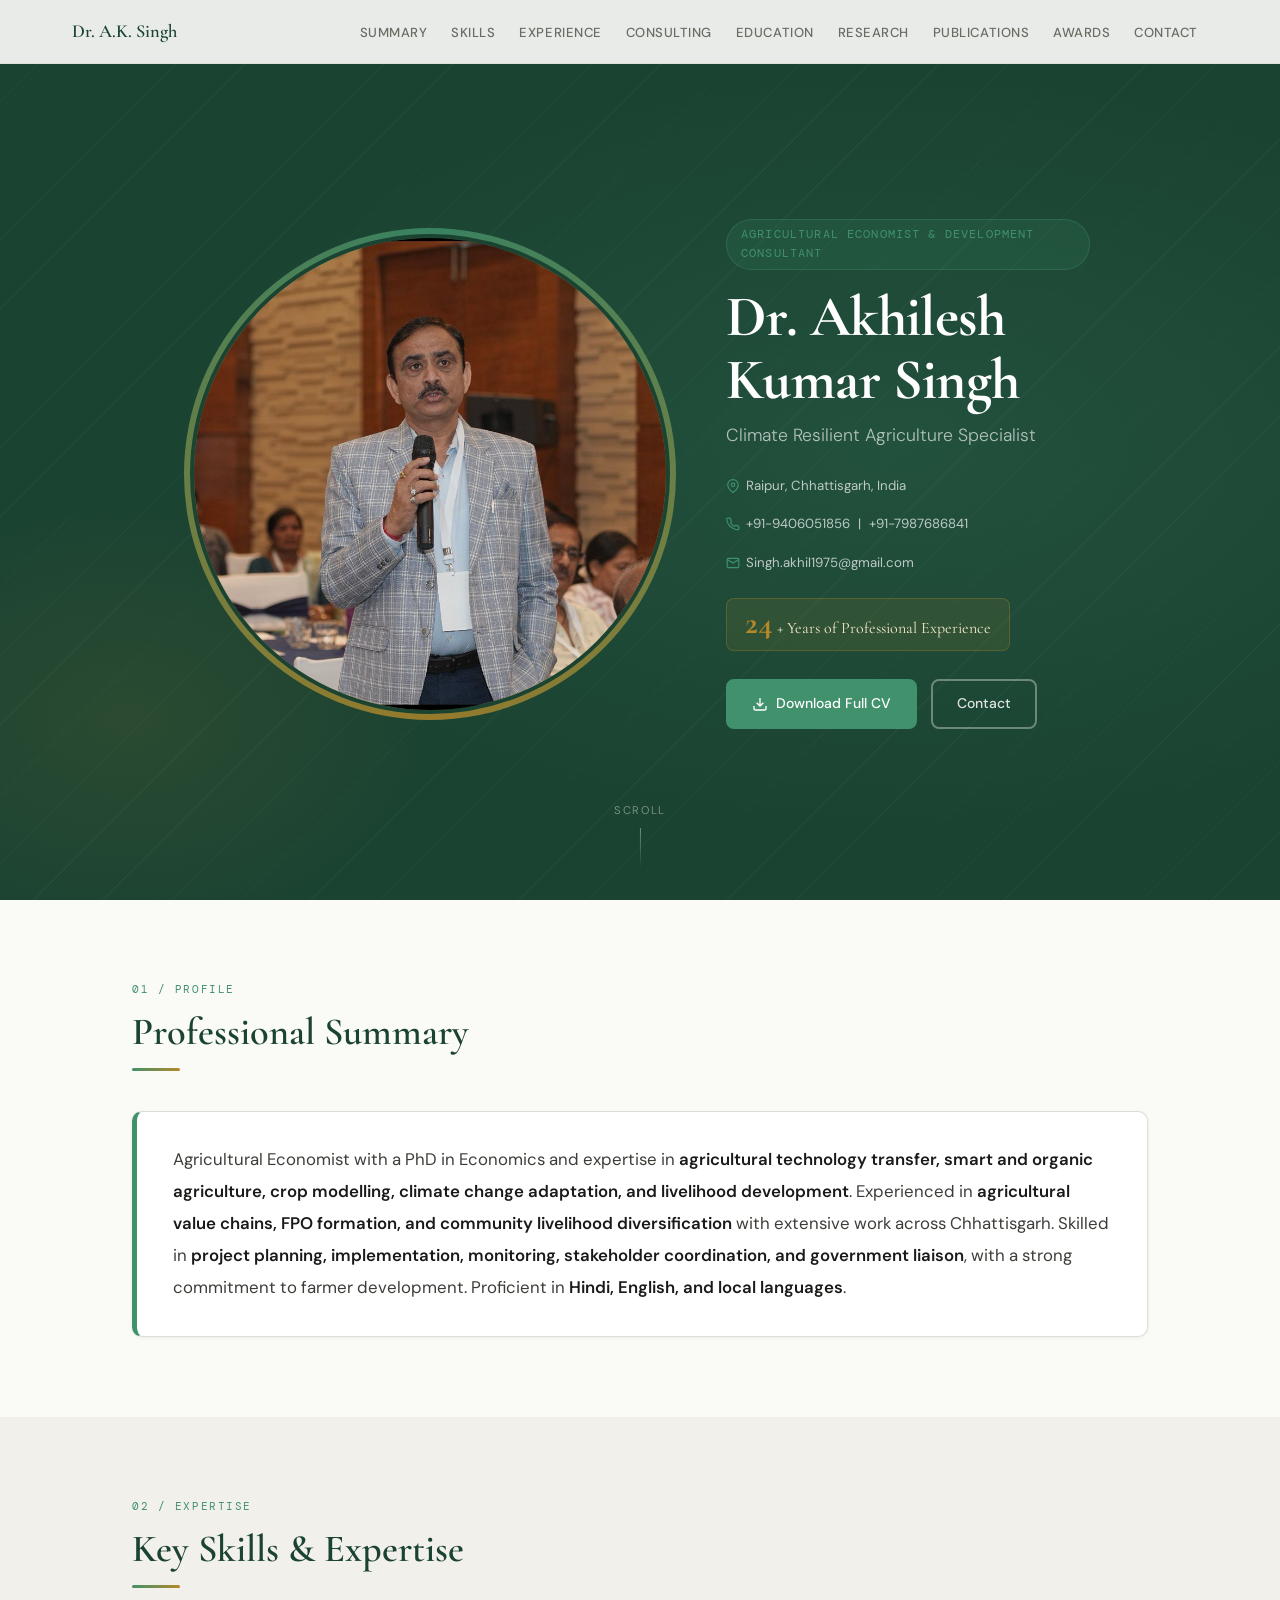
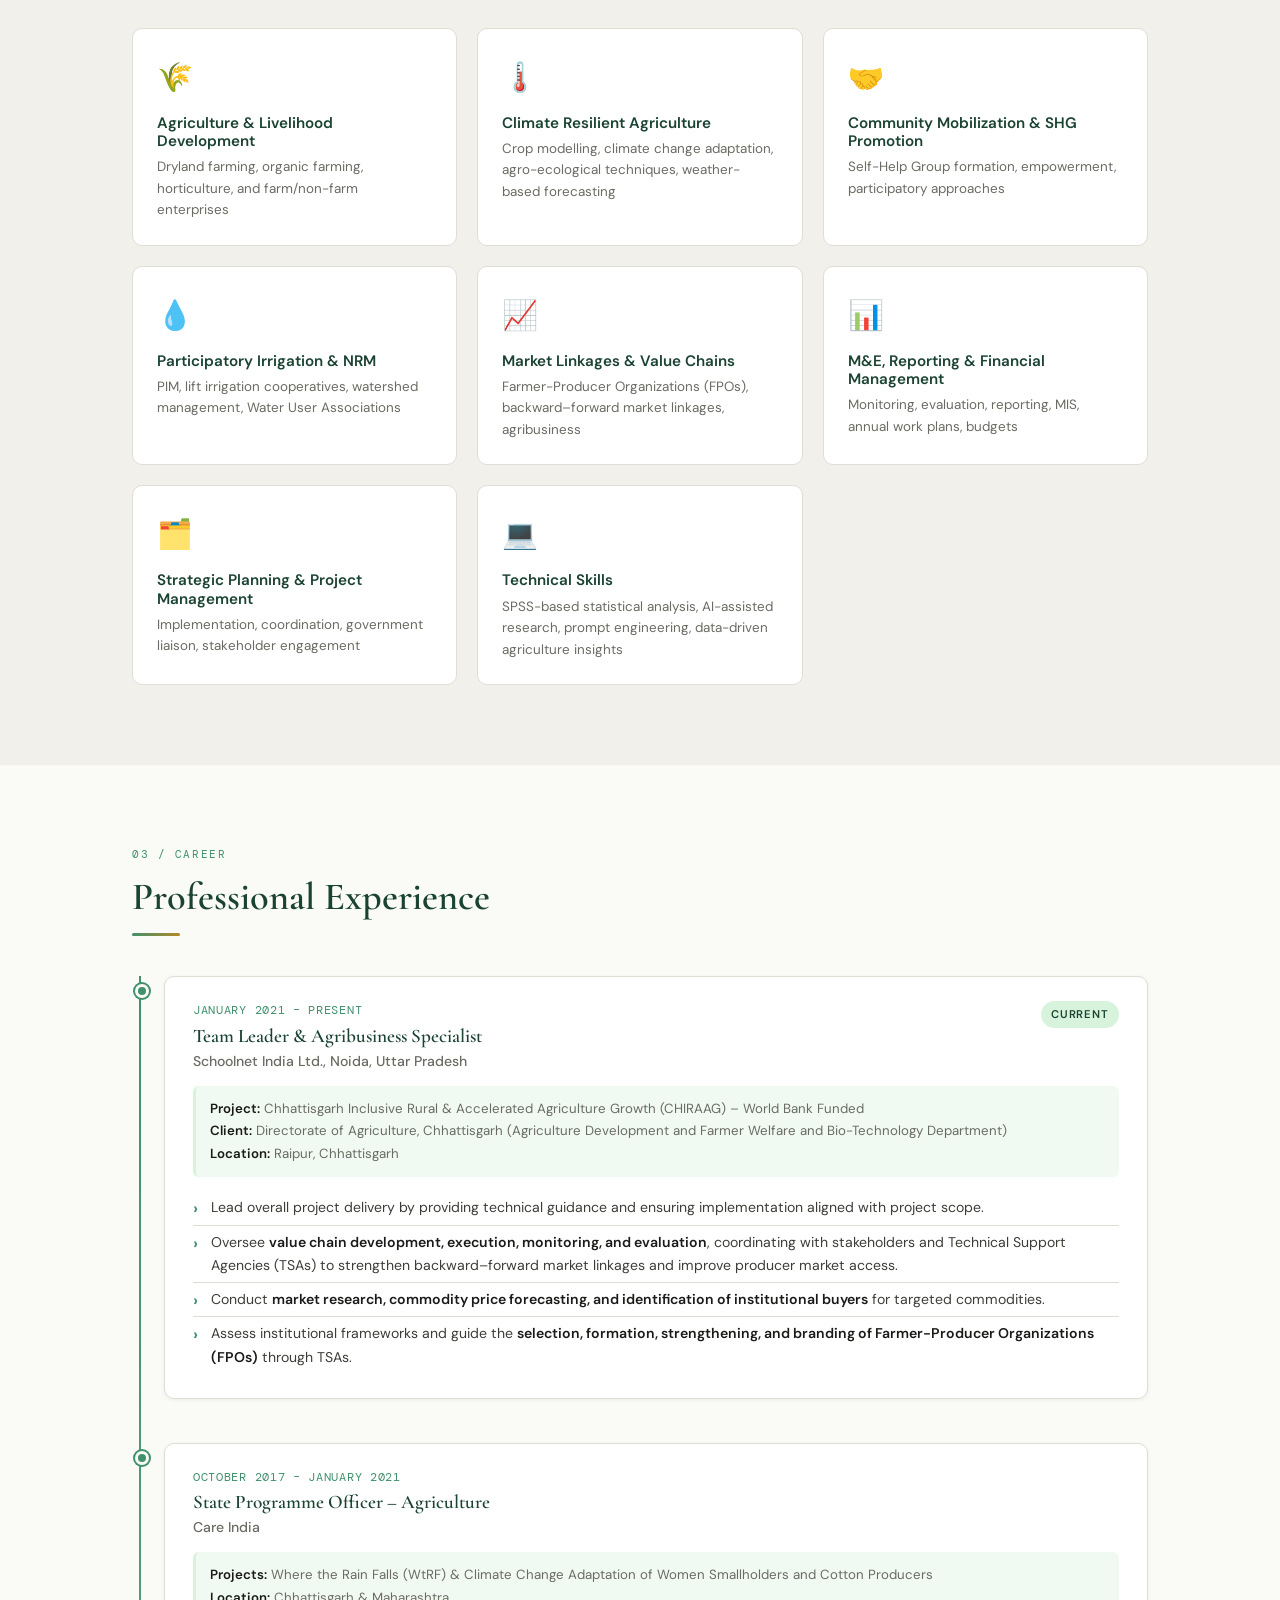
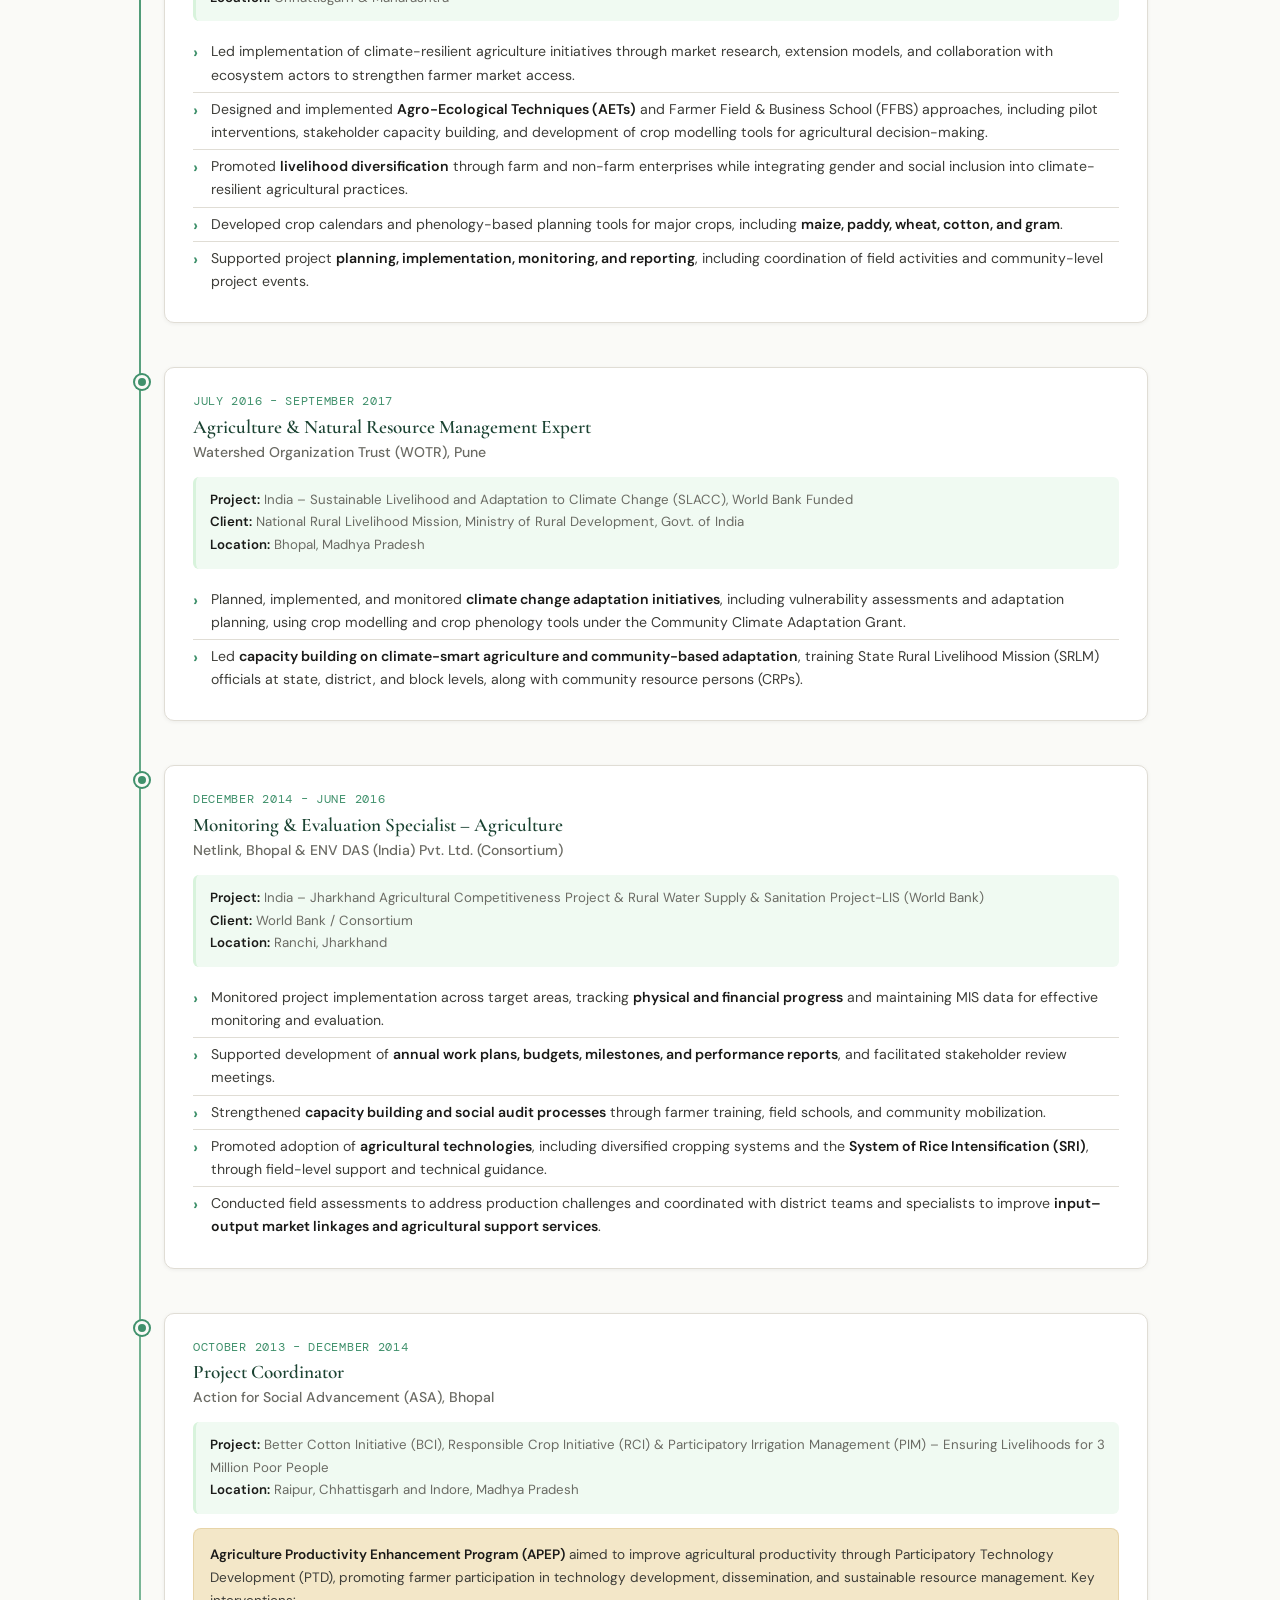
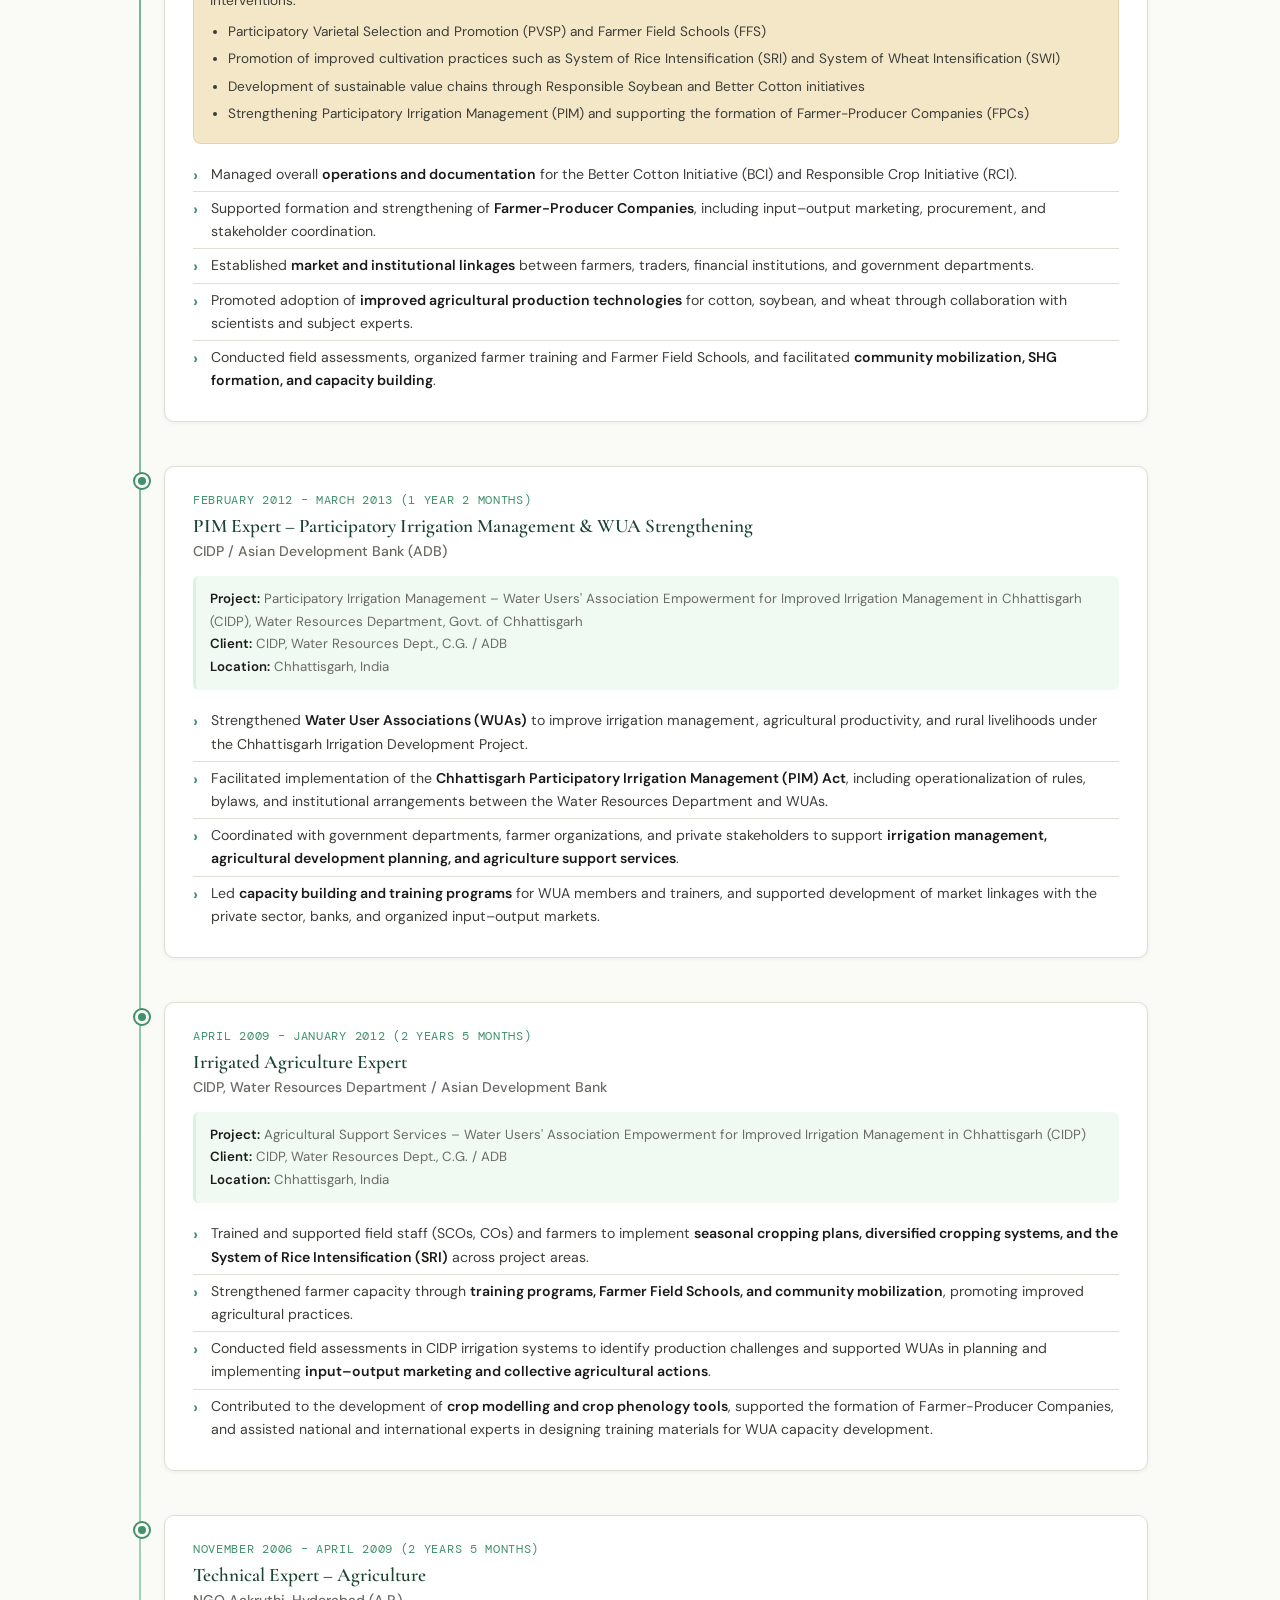
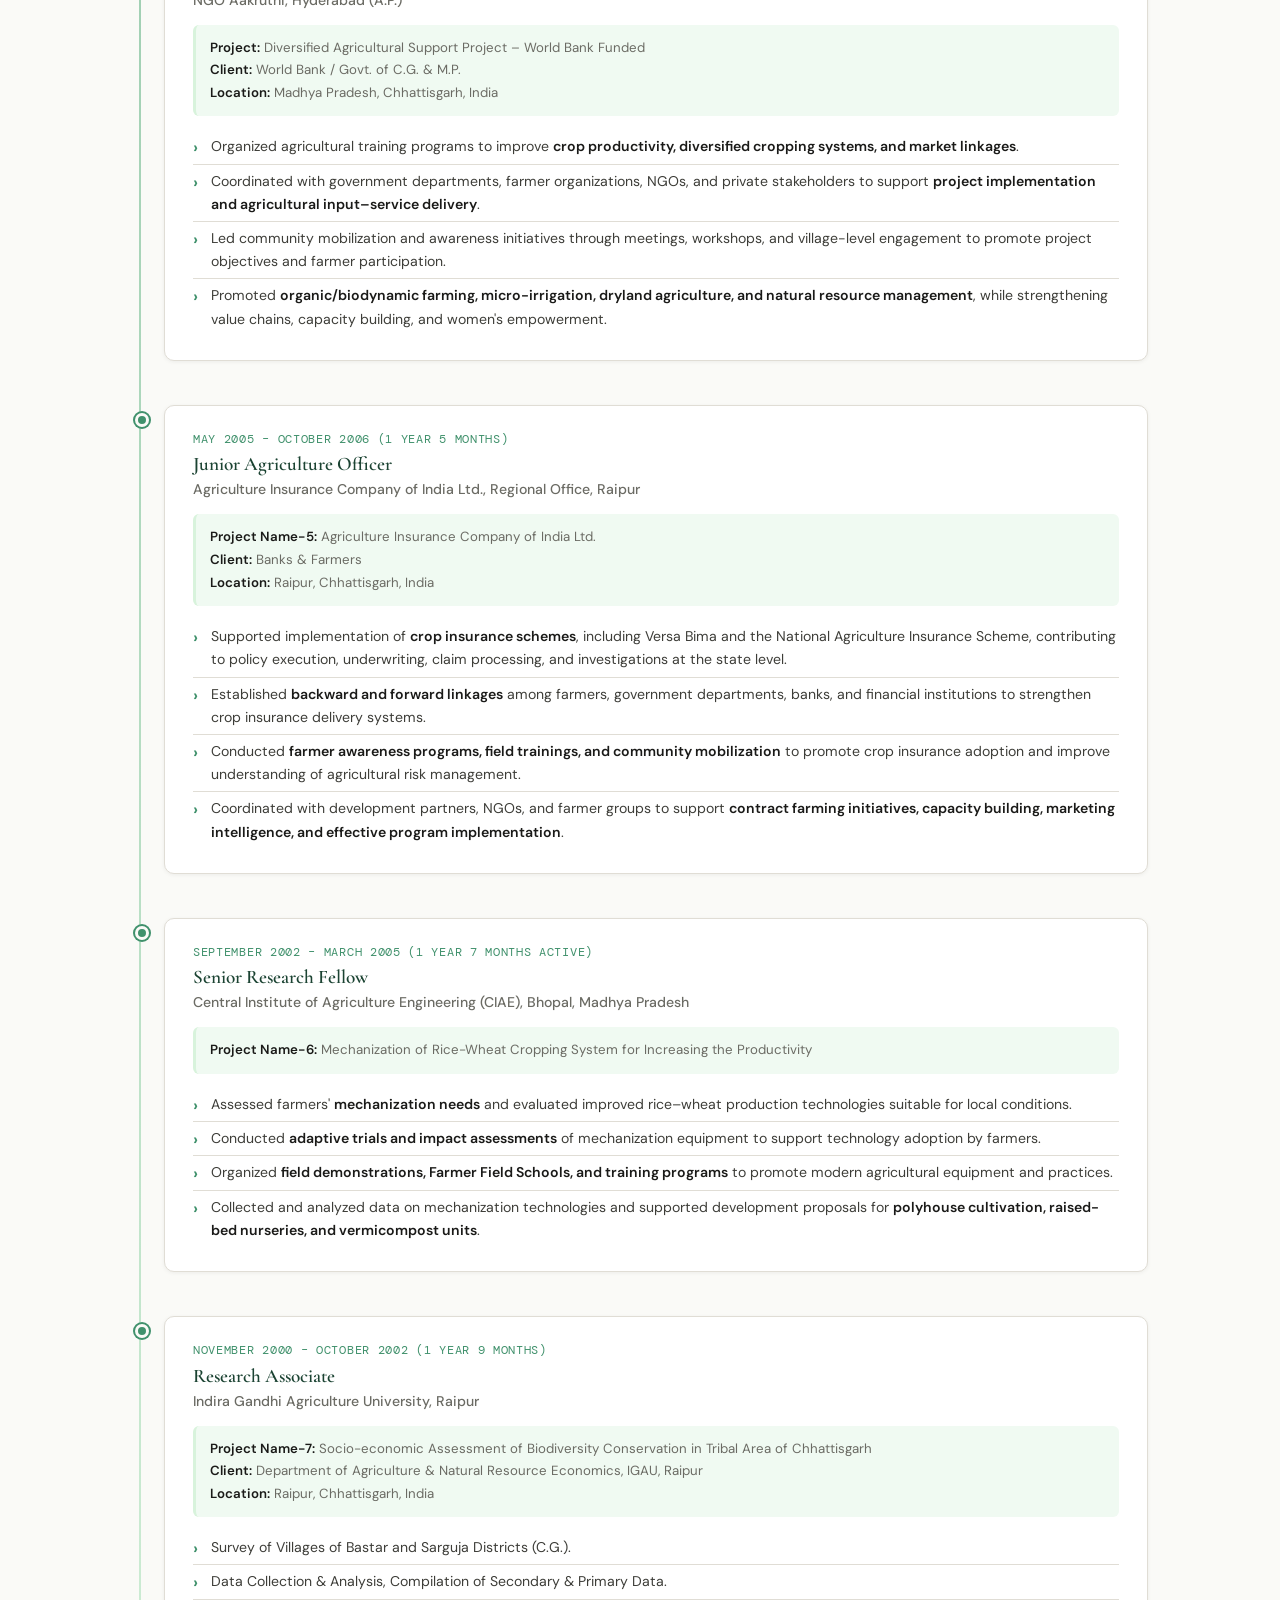
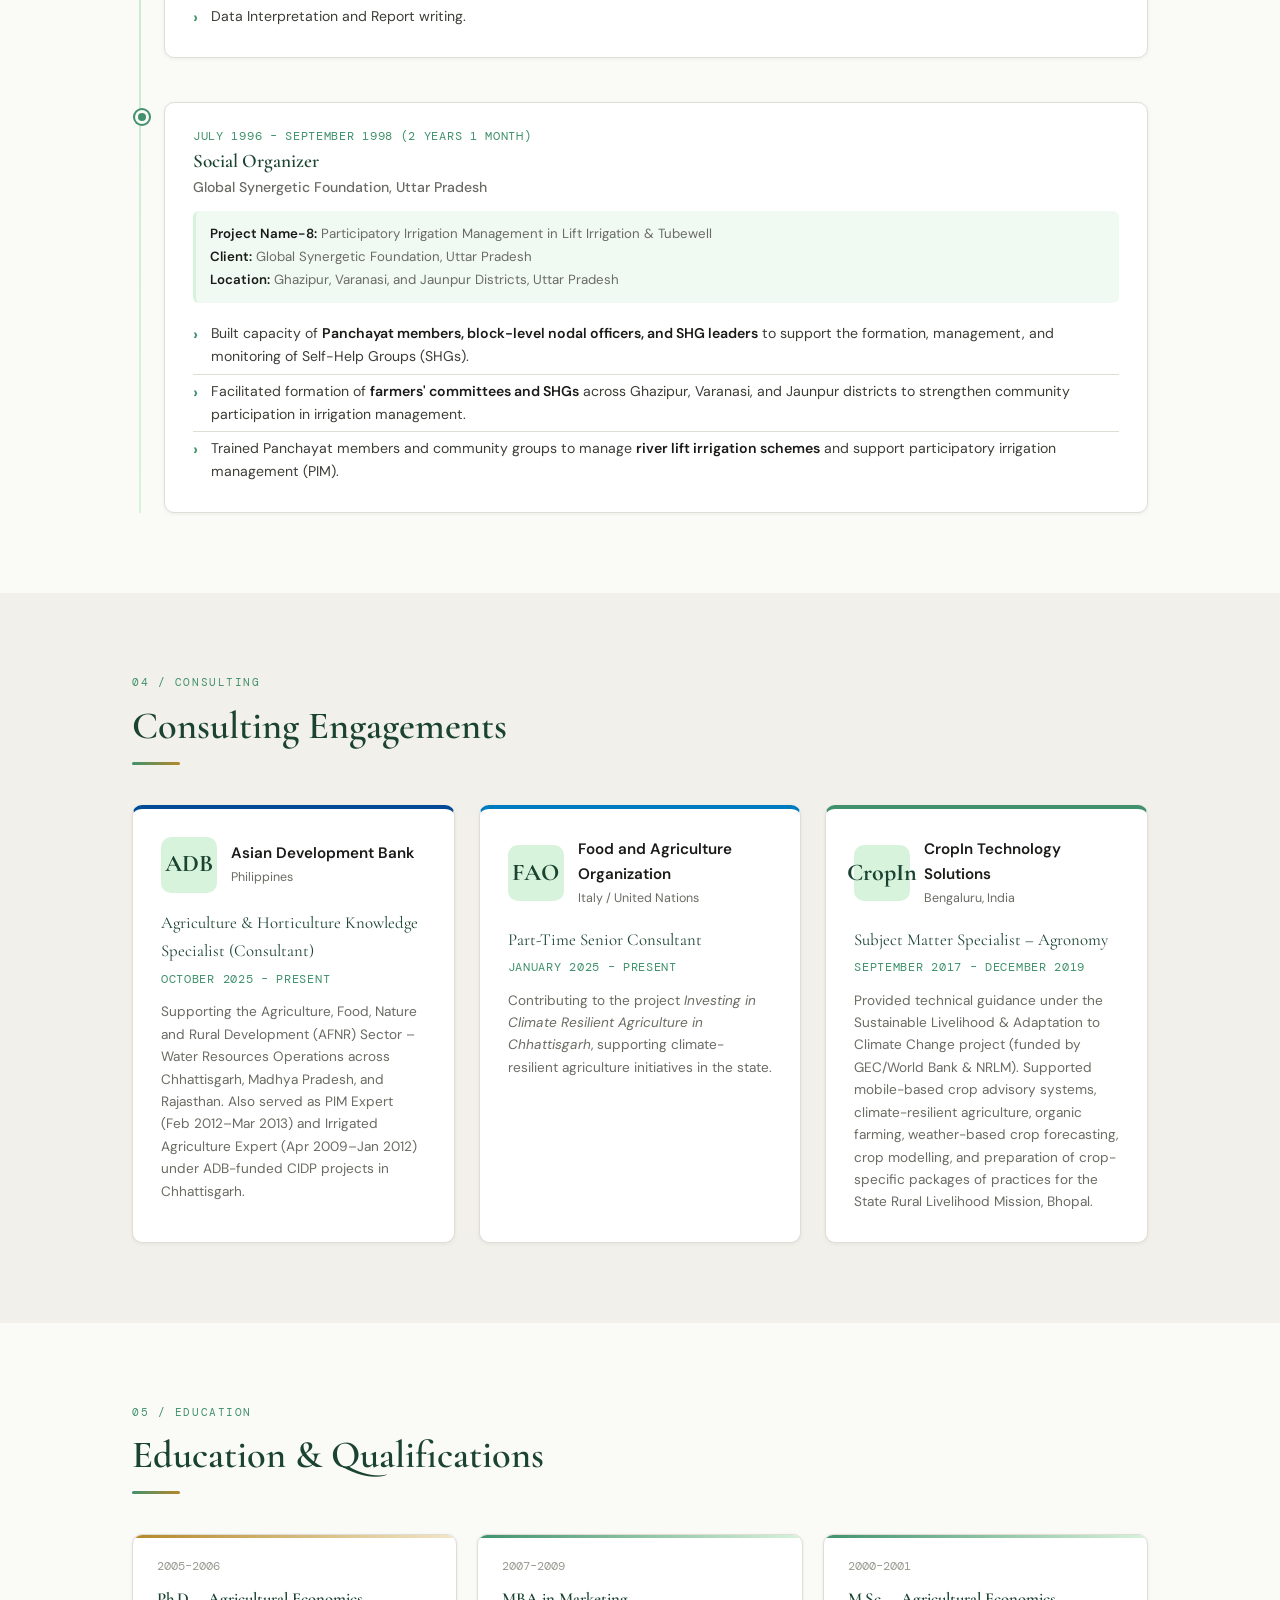
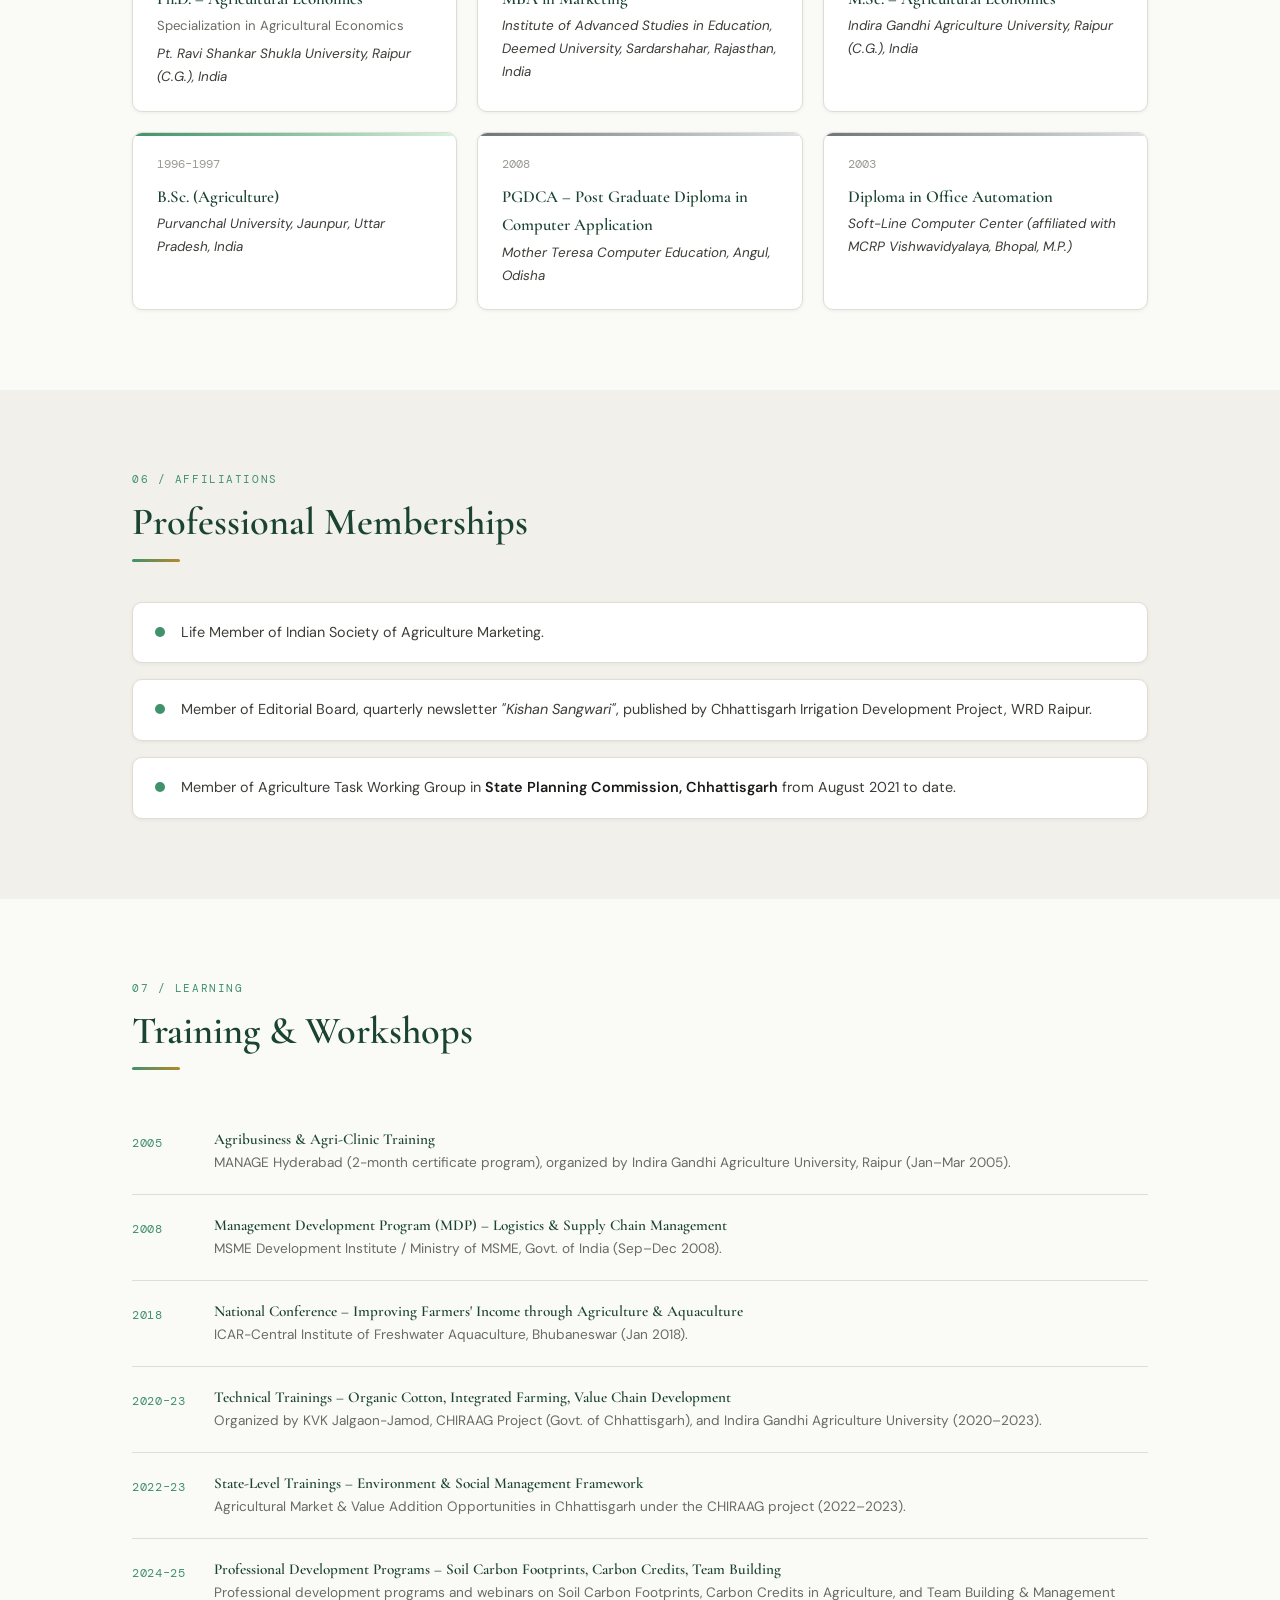
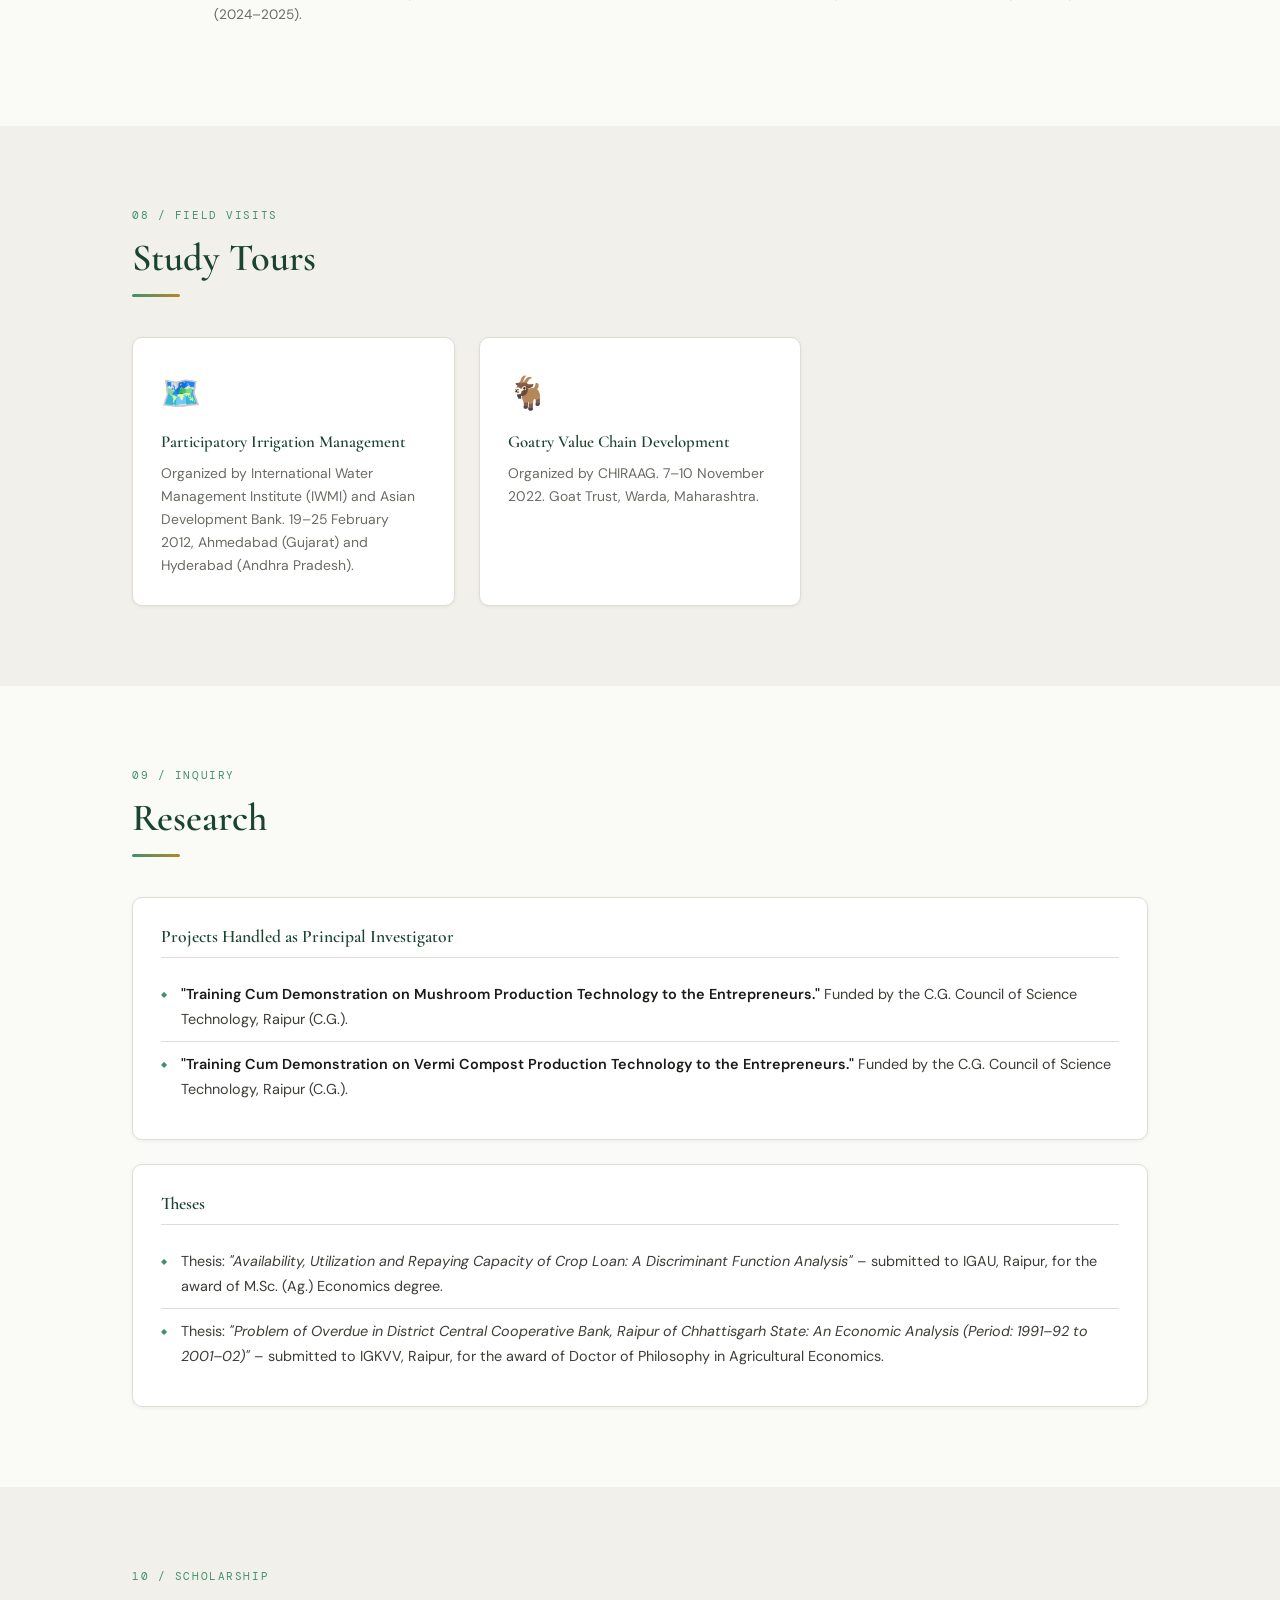
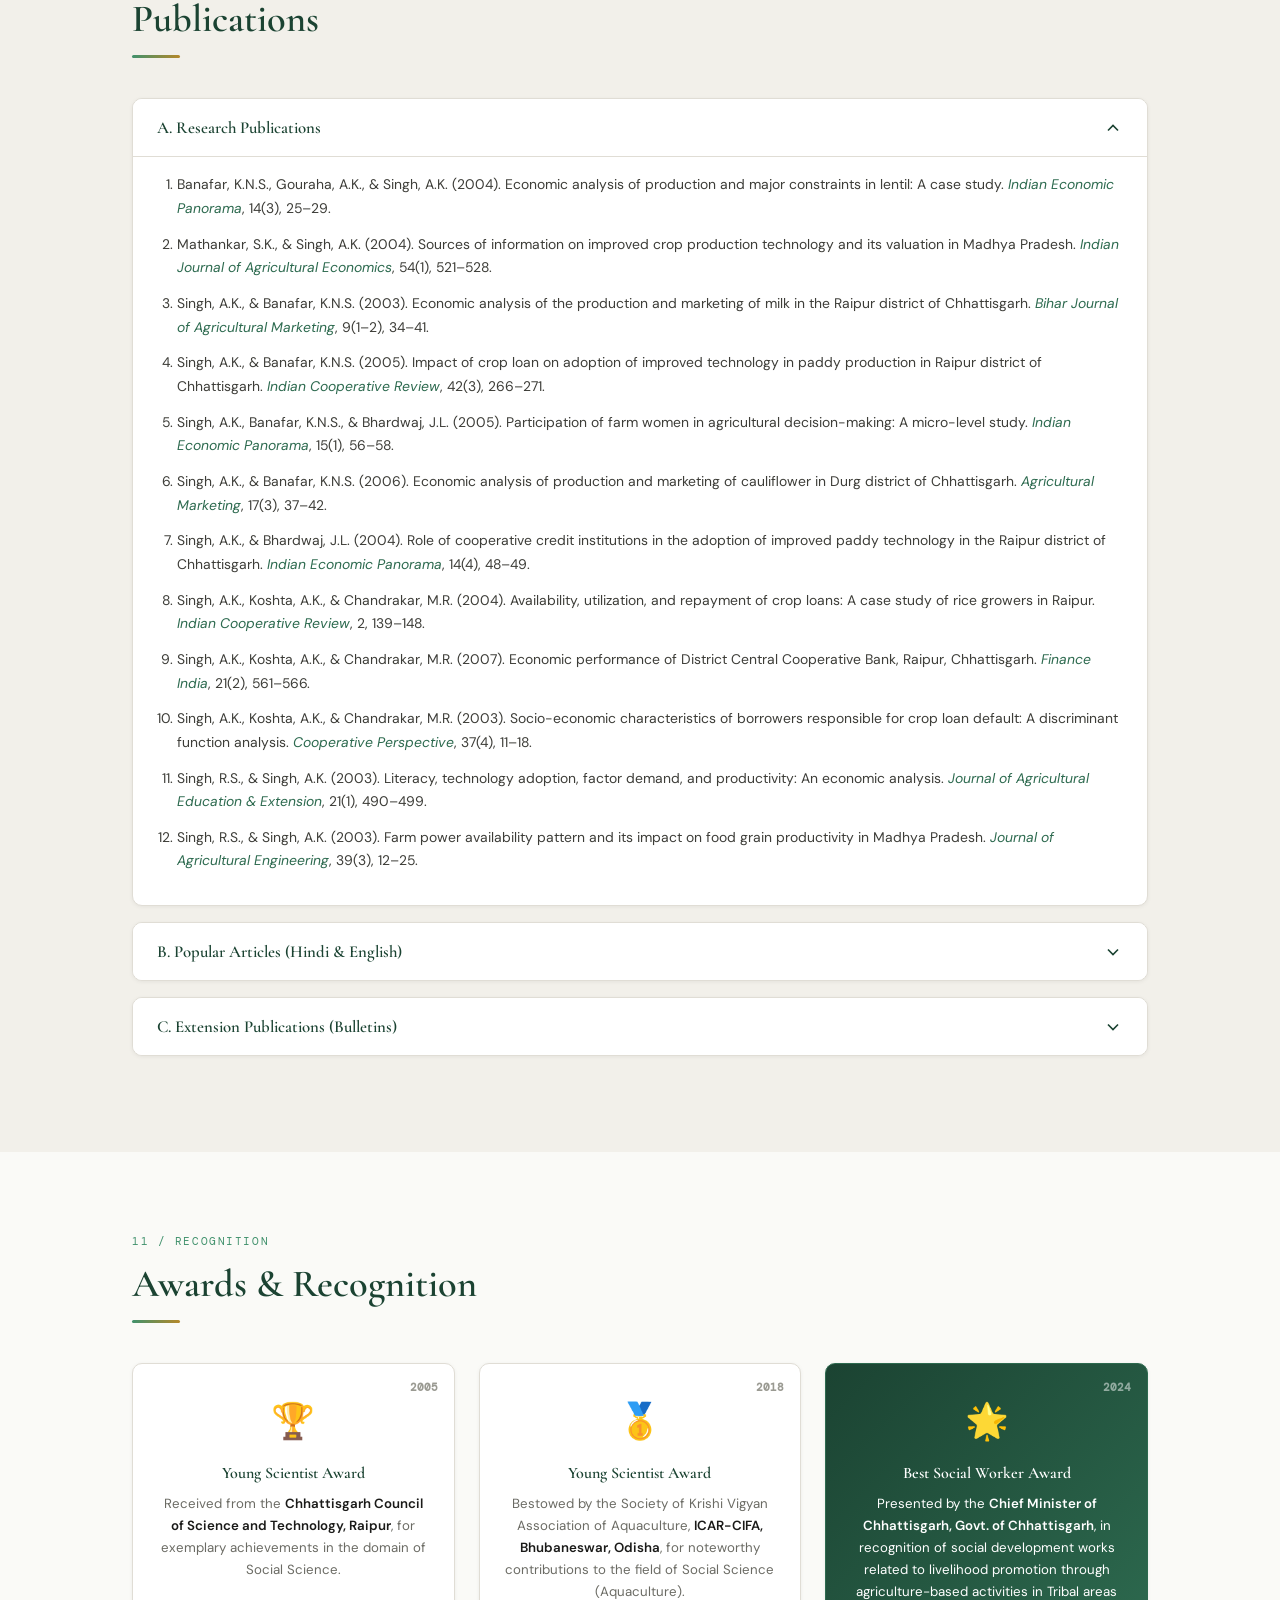
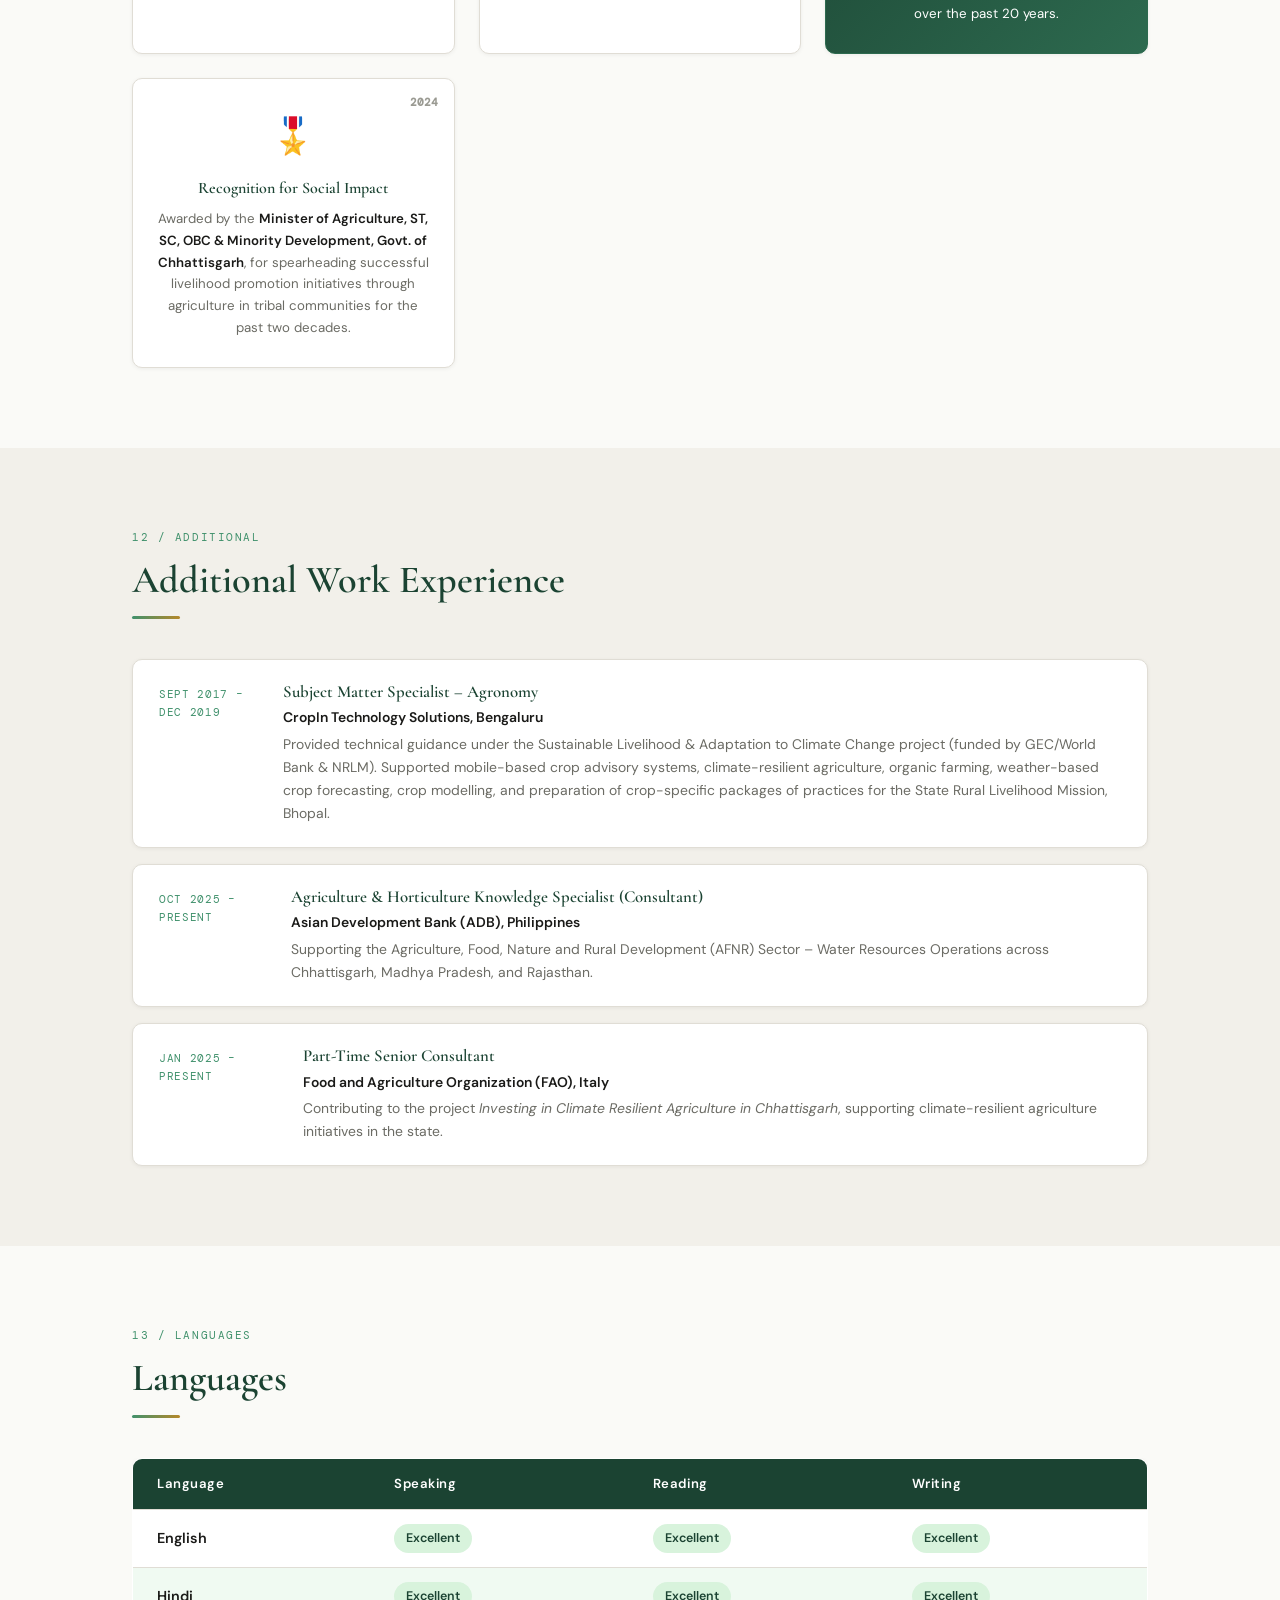
<file: index.html>
<!DOCTYPE html>
<html lang="en">
<head>

  <meta charset="UTF-8" />
  <meta name="viewport" content="width=device-width, initial-scale=1.0" />

  <!-- SEO TITLE -->
  <title>Dr. Akhilesh Kumar Singh | Agricultural Economist | Climate Resilient Agriculture Specialist</title>

  <!-- SEO DESCRIPTION -->
  <meta name="description" content="Official portfolio of Dr. Akhilesh Kumar Singh, Agricultural Economist and Climate Resilient Agriculture Specialist with 23+ years of experience in agricultural development, value chains, irrigation management and rural livelihoods.">

  <!-- SEO KEYWORDS -->
  <meta name="keywords" content="Dr Akhilesh Kumar Singh, Akhilesh Kumar Singh, Dr AK Singh, Agricultural Economist India, Climate Resilient Agriculture Specialist, Agriculture Development Expert, Raipur Chhattisgarh">

  <meta name="author" content="Dr. Akhilesh Kumar Singh">

  <!-- CANONICAL URL -->
  <link rel="canonical" href="https://draksingh.netlify.app/">

  <!-- ROBOTS -->
  <meta name="robots" content="index, follow">

  <!-- OPEN GRAPH (SOCIAL + GOOGLE) -->
  <meta property="og:title" content="Dr. Akhilesh Kumar Singh | Agricultural Economist">
  <meta property="og:description" content="Portfolio of Dr. Akhilesh Kumar Singh – Agricultural Economist and Climate Resilient Agriculture Specialist.">
  <meta property="og:image" content="https://draksingh.netlify.app/assets/profile.jpg">
  <meta property="og:url" content="https://draksingh.netlify.app/">
  <meta property="og:type" content="website">

  <!-- TWITTER CARD -->
  <meta name="twitter:card" content="summary_large_image">
  <meta name="twitter:title" content="Dr. Akhilesh Kumar Singh">
  <meta name="twitter:description" content="Agricultural Economist | Climate Resilient Agriculture Specialist">
  <meta name="twitter:image" content="https://draksingh.netlify.app/assets/profile.jpg">

  <!-- GOOGLE SITE VERIFICATION -->
  <!-- Replace content with your actual token -->
  <meta name="google-site-verification" content="YOUR_GOOGLE_VERIFICATION_CODE">

  <!-- FAVICON -->
  <link rel="icon" type="image/png" href="/assets/profile.jpg">

  <!-- CSS -->
  <link rel="stylesheet" href="css/style.css" />

  <!-- GOOGLE FONTS -->
  <link rel="preconnect" href="https://fonts.googleapis.com">
  <link rel="preconnect" href="https://fonts.gstatic.com" crossorigin>

  <link href="https://fonts.googleapis.com/css2?family=Cormorant+Garamond:ital,wght@0,400;0,500;0,600;0,700;1,400;1,600&family=DM+Sans:wght@300;400;500;600&family=DM+Mono:wght@400;500&display=swap" rel="stylesheet">

  <!-- STRUCTURED DATA (VERY IMPORTANT FOR GOOGLE SEARCH) -->
  <script type="application/ld+json">
  {
    "@context": "https://schema.org",
    "@type": "Person",
    "name": "Dr. Akhilesh Kumar Singh",
    "url": "https://draksingh.netlify.app/",
    "image": "https://draksingh.netlify.app/assets/profile.jpg",
    "jobTitle": "Agricultural Economist",
    "worksFor": {
      "@type": "Organization",
      "name": "Schoolnet India Ltd."
    },
    "alumniOf": [
      {
        "@type": "CollegeOrUniversity",
        "name": "Indira Gandhi Agriculture University"
      },
      {
        "@type": "CollegeOrUniversity",
        "name": "Pt. Ravi Shankar Shukla University"
      }
    ],
    "address": {
      "@type": "PostalAddress",
      "addressLocality": "Raipur",
      "addressRegion": "Chhattisgarh",
      "addressCountry": "India"
    },
    "email": "mailto:Singh.akhil1975@gmail.com",
    "telephone": "+91-9406051856",
    "sameAs": [
      "https://draksingh.netlify.app/"
    ]
  }
  </script>

</head>
<body>

  <!-- NAV -->
  <nav id="main-nav">
    <div class="nav-inner">
      <span class="nav-logo">Dr. A.K. Singh</span>
      <button class="nav-toggle" id="navToggle" aria-label="Toggle menu">&#9776;</button>
      <ul class="nav-links" id="navLinks">
        <li><a href="#summary">Summary</a></li>
        <li><a href="#skills">Skills</a></li>
        <li><a href="#experience">Experience</a></li>
        <li><a href="#consulting">Consulting</a></li>
        <li><a href="#education">Education</a></li>
        <li><a href="#research">Research</a></li>
        <li><a href="#publications">Publications</a></li>
        <li><a href="#awards">Awards</a></li>
        <li><a href="#contact">Contact</a></li>
      </ul>
    </div>
  </nav>

  <!-- HERO / HEADER -->
  <header id="hero">
    <div class="hero-bg-pattern"></div>
    <div class="hero-content">
      <div class="profile-photo-wrap">
        <img src="assets/profile.jpg" alt="Dr Akhilesh Kumar Singh" class="profile-photo" onerror="this.style.display='none'; document.querySelector('.profile-initials').style.display='flex'">
        <div class="profile-initials" style="display:none">AKS</div>
      </div>
      <div class="hero-text">
        <div class="hero-badge">Agricultural Economist &amp; Development Consultant</div>
        <h1 class="hero-name">Dr. Akhilesh Kumar Singh</h1>
        <p class="hero-subtitle">Climate Resilient Agriculture Specialist</p>
        <div class="hero-meta">
          <span class="meta-item">
            <svg width="14" height="14" viewBox="0 0 24 24" fill="none" stroke="currentColor" stroke-width="2"><path d="M21 10c0 7-9 13-9 13s-9-6-9-13a9 9 0 0 1 18 0z"/><circle cx="12" cy="10" r="3"/></svg>
            Raipur, Chhattisgarh, India
          </span>
          <span class="meta-item">
            <svg width="14" height="14" viewBox="0 0 24 24" fill="none" stroke="currentColor" stroke-width="2"><path d="M22 16.92v3a2 2 0 0 1-2.18 2 19.79 19.79 0 0 1-8.63-3.07A19.5 19.5 0 0 1 4.36 13a19.79 19.79 0 0 1-3.07-8.67A2 2 0 0 1 3.11 2h3a2 2 0 0 1 2 1.72c.127.96.361 1.903.7 2.81a2 2 0 0 1-.45 2.11L7.91 9.91a16 16 0 0 0 6.18 6.18l1.27-1.27a2 2 0 0 1 2.11-.45c.907.339 1.85.573 2.81.7A2 2 0 0 1 22 16.92z"/></svg>
            +91-9406051856 &nbsp;|&nbsp; +91-7987686841
          </span>
          <span class="meta-item">
            <svg width="14" height="14" viewBox="0 0 24 24" fill="none" stroke="currentColor" stroke-width="2"><path d="M4 4h16c1.1 0 2 .9 2 2v12c0 1.1-.9 2-2 2H4c-1.1 0-2-.9-2-2V6c0-1.1.9-2 2-2z"/><polyline points="22,6 12,12 2,6"/></svg>
            Singh.akhil1975@gmail.com
          </span>
        </div>
        <div class="experience-badge">
          <span class="exp-number" id="expYears">23</span>+ Years of Professional Experience
        </div>
        <div class="hero-actions">
          <a href="documents/Akhilesh_Kumar_Singh_CV.pdf" download class="btn btn-primary">
            <svg width="16" height="16" viewBox="0 0 24 24" fill="none" stroke="currentColor" stroke-width="2"><path d="M21 15v4a2 2 0 0 1-2 2H5a2 2 0 0 1-2-2v-4"/><polyline points="7 10 12 15 17 10"/><line x1="12" y1="15" x2="12" y2="3"/></svg>
            Download Full CV
          </a>
          <a href="#contact" class="btn btn-outline">Contact</a>
        </div>
      </div>
    </div>
    <div class="hero-scroll-hint">
      <span>Scroll</span>
      <div class="scroll-line"></div>
    </div>
  </header>

  <main>

    <!-- PROFESSIONAL SUMMARY -->
    <section id="summary" class="section">
      <div class="container">
        <div class="section-label">01 / Profile</div>
        <h2 class="section-title">Professional Summary</h2>
        <div class="summary-card">
          <p class="summary-text">Agricultural Economist with a PhD in Economics and expertise in <strong>agricultural technology transfer, smart and organic agriculture, crop modelling, climate change adaptation, and livelihood development</strong>. Experienced in <strong>agricultural value chains, FPO formation, and community livelihood diversification</strong> with extensive work across Chhattisgarh. Skilled in <strong>project planning, implementation, monitoring, stakeholder coordination, and government liaison</strong>, with a strong commitment to farmer development. Proficient in <strong>Hindi, English, and local languages</strong>.</p>
        </div>
      </div>
    </section>

    <!-- KEY SKILLS -->
    <section id="skills" class="section section-alt">
      <div class="container">
        <div class="section-label">02 / Expertise</div>
        <h2 class="section-title">Key Skills &amp; Expertise</h2>
        <div class="skills-grid">
          <div class="skill-card">
            <div class="skill-icon">🌾</div>
            <h3>Agriculture &amp; Livelihood Development</h3>
            <p>Dryland farming, organic farming, horticulture, and farm/non-farm enterprises</p>
          </div>
          <div class="skill-card">
            <div class="skill-icon">🌡️</div>
            <h3>Climate Resilient Agriculture</h3>
            <p>Crop modelling, climate change adaptation, agro-ecological techniques, weather-based forecasting</p>
          </div>
          <div class="skill-card">
            <div class="skill-icon">🤝</div>
            <h3>Community Mobilization &amp; SHG Promotion</h3>
            <p>Self-Help Group formation, empowerment, participatory approaches</p>
          </div>
          <div class="skill-card">
            <div class="skill-icon">💧</div>
            <h3>Participatory Irrigation &amp; NRM</h3>
            <p>PIM, lift irrigation cooperatives, watershed management, Water User Associations</p>
          </div>
          <div class="skill-card">
            <div class="skill-icon">📈</div>
            <h3>Market Linkages &amp; Value Chains</h3>
            <p>Farmer-Producer Organizations (FPOs), backward–forward market linkages, agribusiness</p>
          </div>
          <div class="skill-card">
            <div class="skill-icon">📊</div>
            <h3>M&amp;E, Reporting &amp; Financial Management</h3>
            <p>Monitoring, evaluation, reporting, MIS, annual work plans, budgets</p>
          </div>
          <div class="skill-card">
            <div class="skill-icon">🗂️</div>
            <h3>Strategic Planning &amp; Project Management</h3>
            <p>Implementation, coordination, government liaison, stakeholder engagement</p>
          </div>
          <div class="skill-card">
            <div class="skill-icon">💻</div>
            <h3>Technical Skills</h3>
            <p>SPSS-based statistical analysis, AI-assisted research, prompt engineering, data-driven agriculture insights</p>
          </div>
        </div>
      </div>
    </section>

    <!-- PROFESSIONAL EXPERIENCE TIMELINE -->
    <section id="experience" class="section">
      <div class="container">
        <div class="section-label">03 / Career</div>
        <h2 class="section-title">Professional Experience</h2>
        <div class="timeline">

          <!-- Job 1 -->
          <div class="timeline-item">
            <div class="timeline-marker"></div>
            <div class="timeline-content">
              <div class="timeline-header">
                <div>
                  <span class="timeline-period">January 2021 – Present</span>
                  <h3 class="timeline-role">Team Leader &amp; Agribusiness Specialist</h3>
                  <p class="timeline-org">Schoolnet India Ltd., Noida, Uttar Pradesh</p>
                </div>
                <div class="timeline-badge">Current</div>
              </div>
              <div class="timeline-project">
                <strong>Project:</strong> Chhattisgarh Inclusive Rural &amp; Accelerated Agriculture Growth (CHIRAAG) – World Bank Funded<br>
                <strong>Client:</strong> Directorate of Agriculture, Chhattisgarh (Agriculture Development and Farmer Welfare and Bio-Technology Department)<br>
                <strong>Location:</strong> Raipur, Chhattisgarh
              </div>
              <ul class="timeline-bullets">
                <li>Lead overall project delivery by providing technical guidance and ensuring implementation aligned with project scope.</li>
                <li>Oversee <strong>value chain development, execution, monitoring, and evaluation</strong>, coordinating with stakeholders and Technical Support Agencies (TSAs) to strengthen backward–forward market linkages and improve producer market access.</li>
                <li>Conduct <strong>market research, commodity price forecasting, and identification of institutional buyers</strong> for targeted commodities.</li>
                <li>Assess institutional frameworks and guide the <strong>selection, formation, strengthening, and branding of Farmer-Producer Organizations (FPOs)</strong> through TSAs.</li>
              </ul>
            </div>
          </div>

          <!-- Job 2 -->
          <div class="timeline-item">
            <div class="timeline-marker"></div>
            <div class="timeline-content">
              <div class="timeline-header">
                <div>
                  <span class="timeline-period">October 2017 – January 2021</span>
                  <h3 class="timeline-role">State Programme Officer – Agriculture</h3>
                  <p class="timeline-org">Care India</p>
                </div>
              </div>
              <div class="timeline-project">
                <strong>Projects:</strong> Where the Rain Falls (WtRF) &amp; Climate Change Adaptation of Women Smallholders and Cotton Producers<br>
                <strong>Location:</strong> Chhattisgarh &amp; Maharashtra
              </div>
              <ul class="timeline-bullets">
                <li>Led implementation of climate-resilient agriculture initiatives through market research, extension models, and collaboration with ecosystem actors to strengthen farmer market access.</li>
                <li>Designed and implemented <strong>Agro-Ecological Techniques (AETs)</strong> and Farmer Field &amp; Business School (FFBS) approaches, including pilot interventions, stakeholder capacity building, and development of crop modelling tools for agricultural decision-making.</li>
                <li>Promoted <strong>livelihood diversification</strong> through farm and non-farm enterprises while integrating gender and social inclusion into climate-resilient agricultural practices.</li>
                <li>Developed crop calendars and phenology-based planning tools for major crops, including <strong>maize, paddy, wheat, cotton, and gram</strong>.</li>
                <li>Supported project <strong>planning, implementation, monitoring, and reporting</strong>, including coordination of field activities and community-level project events.</li>
              </ul>
            </div>
          </div>

          <!-- Job 3 – SLACC -->
          <div class="timeline-item">
            <div class="timeline-marker"></div>
            <div class="timeline-content">
              <div class="timeline-header">
                <div>
                  <span class="timeline-period">July 2016 – September 2017</span>
                  <h3 class="timeline-role">Agriculture &amp; Natural Resource Management Expert</h3>
                  <p class="timeline-org">Watershed Organization Trust (WOTR), Pune</p>
                </div>
              </div>
              <div class="timeline-project">
                <strong>Project:</strong> India – Sustainable Livelihood and Adaptation to Climate Change (SLACC), World Bank Funded<br>
                <strong>Client:</strong> National Rural Livelihood Mission, Ministry of Rural Development, Govt. of India<br>
                <strong>Location:</strong> Bhopal, Madhya Pradesh
              </div>
              <ul class="timeline-bullets">
                <li>Planned, implemented, and monitored <strong>climate change adaptation initiatives</strong>, including vulnerability assessments and adaptation planning, using crop modelling and crop phenology tools under the Community Climate Adaptation Grant.</li>
                <li>Led <strong>capacity building on climate-smart agriculture and community-based adaptation</strong>, training State Rural Livelihood Mission (SRLM) officials at state, district, and block levels, along with community resource persons (CRPs).</li>
              </ul>
            </div>
          </div>

          <!-- Job 4 – Jharkhand -->
          <div class="timeline-item">
            <div class="timeline-marker"></div>
            <div class="timeline-content">
              <div class="timeline-header">
                <div>
                  <span class="timeline-period">December 2014 – June 2016</span>
                  <h3 class="timeline-role">Monitoring &amp; Evaluation Specialist – Agriculture</h3>
                  <p class="timeline-org">Netlink, Bhopal &amp; ENV DAS (India) Pvt. Ltd. (Consortium)</p>
                </div>
              </div>
              <div class="timeline-project">
                <strong>Project:</strong> India – Jharkhand Agricultural Competitiveness Project &amp; Rural Water Supply &amp; Sanitation Project-LIS (World Bank)<br>
                <strong>Client:</strong> World Bank / Consortium<br>
                <strong>Location:</strong> Ranchi, Jharkhand
              </div>
              <ul class="timeline-bullets">
                <li>Monitored project implementation across target areas, tracking <strong>physical and financial progress</strong> and maintaining MIS data for effective monitoring and evaluation.</li>
                <li>Supported development of <strong>annual work plans, budgets, milestones, and performance reports</strong>, and facilitated stakeholder review meetings.</li>
                <li>Strengthened <strong>capacity building and social audit processes</strong> through farmer training, field schools, and community mobilization.</li>
                <li>Promoted adoption of <strong>agricultural technologies</strong>, including diversified cropping systems and the <strong>System of Rice Intensification (SRI)</strong>, through field-level support and technical guidance.</li>
                <li>Conducted field assessments to address production challenges and coordinated with district teams and specialists to improve <strong>input–output market linkages and agricultural support services</strong>.</li>
              </ul>
            </div>
          </div>

          <!-- Job 5 – ASA BCI -->
          <div class="timeline-item">
            <div class="timeline-marker"></div>
            <div class="timeline-content">
              <div class="timeline-header">
                <div>
                  <span class="timeline-period">October 2013 – December 2014</span>
                  <h3 class="timeline-role">Project Coordinator</h3>
                  <p class="timeline-org">Action for Social Advancement (ASA), Bhopal</p>
                </div>
              </div>
              <div class="timeline-project">
                <strong>Project:</strong> Better Cotton Initiative (BCI), Responsible Crop Initiative (RCI) &amp; Participatory Irrigation Management (PIM) – Ensuring Livelihoods for 3 Million Poor People<br>
                <strong>Location:</strong> Raipur, Chhattisgarh and Indore, Madhya Pradesh
              </div>
              <div class="project-features-box">
                <strong>Agriculture Productivity Enhancement Program (APEP)</strong> aimed to improve agricultural productivity through Participatory Technology Development (PTD), promoting farmer participation in technology development, dissemination, and sustainable resource management. Key interventions:
                <ul>
                  <li>Participatory Varietal Selection and Promotion (PVSP) and Farmer Field Schools (FFS)</li>
                  <li>Promotion of improved cultivation practices such as System of Rice Intensification (SRI) and System of Wheat Intensification (SWI)</li>
                  <li>Development of sustainable value chains through Responsible Soybean and Better Cotton initiatives</li>
                  <li>Strengthening Participatory Irrigation Management (PIM) and supporting the formation of Farmer-Producer Companies (FPCs)</li>
                </ul>
              </div>
              <ul class="timeline-bullets">
                <li>Managed overall <strong>operations and documentation</strong> for the Better Cotton Initiative (BCI) and Responsible Crop Initiative (RCI).</li>
                <li>Supported formation and strengthening of <strong>Farmer-Producer Companies</strong>, including input–output marketing, procurement, and stakeholder coordination.</li>
                <li>Established <strong>market and institutional linkages</strong> between farmers, traders, financial institutions, and government departments.</li>
                <li>Promoted adoption of <strong>improved agricultural production technologies</strong> for cotton, soybean, and wheat through collaboration with scientists and subject experts.</li>
                <li>Conducted field assessments, organized farmer training and Farmer Field Schools, and facilitated <strong>community mobilization, SHG formation, and capacity building</strong>.</li>
              </ul>
            </div>
          </div>

          <!-- Job 6 – ADB PIM Expert -->
          <div class="timeline-item">
            <div class="timeline-marker"></div>
            <div class="timeline-content">
              <div class="timeline-header">
                <div>
                  <span class="timeline-period">February 2012 – March 2013 (1 year 2 months)</span>
                  <h3 class="timeline-role">PIM Expert – Participatory Irrigation Management &amp; WUA Strengthening</h3>
                  <p class="timeline-org">CIDP / Asian Development Bank (ADB)</p>
                </div>
              </div>
              <div class="timeline-project">
                <strong>Project:</strong> Participatory Irrigation Management – Water Users' Association Empowerment for Improved Irrigation Management in Chhattisgarh (CIDP), Water Resources Department, Govt. of Chhattisgarh<br>
                <strong>Client:</strong> CIDP, Water Resources Dept., C.G. / ADB<br>
                <strong>Location:</strong> Chhattisgarh, India
              </div>
              <ul class="timeline-bullets">
                <li>Strengthened <strong>Water User Associations (WUAs)</strong> to improve irrigation management, agricultural productivity, and rural livelihoods under the Chhattisgarh Irrigation Development Project.</li>
                <li>Facilitated implementation of the <strong>Chhattisgarh Participatory Irrigation Management (PIM) Act</strong>, including operationalization of rules, bylaws, and institutional arrangements between the Water Resources Department and WUAs.</li>
                <li>Coordinated with government departments, farmer organizations, and private stakeholders to support <strong>irrigation management, agricultural development planning, and agriculture support services</strong>.</li>
                <li>Led <strong>capacity building and training programs</strong> for WUA members and trainers, and supported development of market linkages with the private sector, banks, and organized input–output markets.</li>
              </ul>
            </div>
          </div>

          <!-- Job 7 – ADB Irrigated Agriculture Expert -->
          <div class="timeline-item">
            <div class="timeline-marker"></div>
            <div class="timeline-content">
              <div class="timeline-header">
                <div>
                  <span class="timeline-period">April 2009 – January 2012 (2 years 5 months)</span>
                  <h3 class="timeline-role">Irrigated Agriculture Expert</h3>
                  <p class="timeline-org">CIDP, Water Resources Department / Asian Development Bank</p>
                </div>
              </div>
              <div class="timeline-project">
                <strong>Project:</strong> Agricultural Support Services – Water Users' Association Empowerment for Improved Irrigation Management in Chhattisgarh (CIDP)<br>
                <strong>Client:</strong> CIDP, Water Resources Dept., C.G. / ADB<br>
                <strong>Location:</strong> Chhattisgarh, India
              </div>
              <ul class="timeline-bullets">
                <li>Trained and supported field staff (SCOs, COs) and farmers to implement <strong>seasonal cropping plans, diversified cropping systems, and the System of Rice Intensification (SRI)</strong> across project areas.</li>
                <li>Strengthened farmer capacity through <strong>training programs, Farmer Field Schools, and community mobilization</strong>, promoting improved agricultural practices.</li>
                <li>Conducted field assessments in CIDP irrigation systems to identify production challenges and supported WUAs in planning and implementing <strong>input–output marketing and collective agricultural actions</strong>.</li>
                <li>Contributed to the development of <strong>crop modelling and crop phenology tools</strong>, supported the formation of Farmer-Producer Companies, and assisted national and international experts in designing training materials for WUA capacity development.</li>
              </ul>
            </div>
          </div>

          <!-- Job 8 – NGO Aakruthi -->
          <div class="timeline-item">
            <div class="timeline-marker"></div>
            <div class="timeline-content">
              <div class="timeline-header">
                <div>
                  <span class="timeline-period">November 2006 – April 2009 (2 years 5 months)</span>
                  <h3 class="timeline-role">Technical Expert – Agriculture</h3>
                  <p class="timeline-org">NGO Aakruthi, Hyderabad (A.P.)</p>
                </div>
              </div>
              <div class="timeline-project">
                <strong>Project:</strong> Diversified Agricultural Support Project – World Bank Funded<br>
                <strong>Client:</strong> World Bank / Govt. of C.G. &amp; M.P.<br>
                <strong>Location:</strong> Madhya Pradesh, Chhattisgarh, India
              </div>
              <ul class="timeline-bullets">
                <li>Organized agricultural training programs to improve <strong>crop productivity, diversified cropping systems, and market linkages</strong>.</li>
                <li>Coordinated with government departments, farmer organizations, NGOs, and private stakeholders to support <strong>project implementation and agricultural input–service delivery</strong>.</li>
                <li>Led community mobilization and awareness initiatives through meetings, workshops, and village-level engagement to promote project objectives and farmer participation.</li>
                <li>Promoted <strong>organic/biodynamic farming, micro-irrigation, dryland agriculture, and natural resource management</strong>, while strengthening value chains, capacity building, and women's empowerment.</li>
              </ul>
            </div>
          </div>

          <!-- Job 9 – Agriculture Insurance -->
          <div class="timeline-item">
            <div class="timeline-marker"></div>
            <div class="timeline-content">
              <div class="timeline-header">
                <div>
                  <span class="timeline-period">May 2005 – October 2006 (1 year 5 months)</span>
                  <h3 class="timeline-role">Junior Agriculture Officer</h3>
                  <p class="timeline-org">Agriculture Insurance Company of India Ltd., Regional Office, Raipur</p>
                </div>
              </div>
              <div class="timeline-project">
                <strong>Project Name-5:</strong> Agriculture Insurance Company of India Ltd.<br>
                <strong>Client:</strong> Banks &amp; Farmers<br>
                <strong>Location:</strong> Raipur, Chhattisgarh, India
              </div>
              <ul class="timeline-bullets">
                <li>Supported implementation of <strong>crop insurance schemes</strong>, including Versa Bima and the National Agriculture Insurance Scheme, contributing to policy execution, underwriting, claim processing, and investigations at the state level.</li>
                <li>Established <strong>backward and forward linkages</strong> among farmers, government departments, banks, and financial institutions to strengthen crop insurance delivery systems.</li>
                <li>Conducted <strong>farmer awareness programs, field trainings, and community mobilization</strong> to promote crop insurance adoption and improve understanding of agricultural risk management.</li>
                <li>Coordinated with development partners, NGOs, and farmer groups to support <strong>contract farming initiatives, capacity building, marketing intelligence, and effective program implementation</strong>.</li>
              </ul>
            </div>
          </div>

          <!-- Job 10 – CIAE Senior Research Fellow -->
          <div class="timeline-item">
            <div class="timeline-marker"></div>
            <div class="timeline-content">
              <div class="timeline-header">
                <div>
                  <span class="timeline-period">September 2002 – March 2005 (1 year 7 months active)</span>
                  <h3 class="timeline-role">Senior Research Fellow</h3>
                  <p class="timeline-org">Central Institute of Agriculture Engineering (CIAE), Bhopal, Madhya Pradesh</p>
                </div>
              </div>
              <div class="timeline-project">
                <strong>Project Name-6:</strong> Mechanization of Rice-Wheat Cropping System for Increasing the Productivity
              </div>
              <ul class="timeline-bullets">
                <li>Assessed farmers' <strong>mechanization needs</strong> and evaluated improved rice–wheat production technologies suitable for local conditions.</li>
                <li>Conducted <strong>adaptive trials and impact assessments</strong> of mechanization equipment to support technology adoption by farmers.</li>
                <li>Organized <strong>field demonstrations, Farmer Field Schools, and training programs</strong> to promote modern agricultural equipment and practices.</li>
                <li>Collected and analyzed data on mechanization technologies and supported development proposals for <strong>polyhouse cultivation, raised-bed nurseries, and vermicompost units</strong>.</li>
              </ul>
            </div>
          </div>

          <!-- Job 11 – Research Associate -->
          <div class="timeline-item">
            <div class="timeline-marker"></div>
            <div class="timeline-content">
              <div class="timeline-header">
                <div>
                  <span class="timeline-period">November 2000 – October 2002 (1 year 9 months)</span>
                  <h3 class="timeline-role">Research Associate</h3>
                  <p class="timeline-org">Indira Gandhi Agriculture University, Raipur</p>
                </div>
              </div>
              <div class="timeline-project">
                <strong>Project Name-7:</strong> Socio-economic Assessment of Biodiversity Conservation in Tribal Area of Chhattisgarh<br>
                <strong>Client:</strong> Department of Agriculture &amp; Natural Resource Economics, IGAU, Raipur<br>
                <strong>Location:</strong> Raipur, Chhattisgarh, India
              </div>
              <ul class="timeline-bullets">
                <li>Survey of Villages of Bastar and Sarguja Districts (C.G.).</li>
                <li>Data Collection &amp; Analysis, Compilation of Secondary &amp; Primary Data.</li>
                <li>Data Interpretation and Report writing.</li>
              </ul>
            </div>
          </div>

          <!-- Job 12 – Social Organizer -->
          <div class="timeline-item">
            <div class="timeline-marker"></div>
            <div class="timeline-content">
              <div class="timeline-header">
                <div>
                  <span class="timeline-period">July 1996 – September 1998 (2 years 1 month)</span>
                  <h3 class="timeline-role">Social Organizer</h3>
                  <p class="timeline-org">Global Synergetic Foundation, Uttar Pradesh</p>
                </div>
              </div>
              <div class="timeline-project">
                <strong>Project Name-8:</strong> Participatory Irrigation Management in Lift Irrigation &amp; Tubewell<br>
                <strong>Client:</strong> Global Synergetic Foundation, Uttar Pradesh<br>
                <strong>Location:</strong> Ghazipur, Varanasi, and Jaunpur Districts, Uttar Pradesh
              </div>
              <ul class="timeline-bullets">
                <li>Built capacity of <strong>Panchayat members, block-level nodal officers, and SHG leaders</strong> to support the formation, management, and monitoring of Self-Help Groups (SHGs).</li>
                <li>Facilitated formation of <strong>farmers' committees and SHGs</strong> across Ghazipur, Varanasi, and Jaunpur districts to strengthen community participation in irrigation management.</li>
                <li>Trained Panchayat members and community groups to manage <strong>river lift irrigation schemes</strong> and support participatory irrigation management (PIM).</li>
              </ul>
            </div>
          </div>

        </div>
      </div>
    </section>

    <!-- CONSULTING EXPERIENCE -->
    <section id="consulting" class="section section-alt">
      <div class="container">
        <div class="section-label">04 / Consulting</div>
        <h2 class="section-title">Consulting Engagements</h2>
        <div class="consulting-grid">

          <div class="consulting-card consulting-adb">
            <div class="consulting-logo-area">
              <div class="consulting-acronym">ADB</div>
              <div>
                <div class="consulting-org">Asian Development Bank</div>
                <div class="consulting-location">Philippines</div>
              </div>
            </div>
            <div class="consulting-role">Agriculture &amp; Horticulture Knowledge Specialist (Consultant)</div>
            <div class="consulting-period">October 2025 – Present</div>
            <p>Supporting the Agriculture, Food, Nature and Rural Development (AFNR) Sector – Water Resources Operations across Chhattisgarh, Madhya Pradesh, and Rajasthan. Also served as PIM Expert (Feb 2012–Mar 2013) and Irrigated Agriculture Expert (Apr 2009–Jan 2012) under ADB-funded CIDP projects in Chhattisgarh.</p>
          </div>

          <div class="consulting-card consulting-fao">
            <div class="consulting-logo-area">
              <div class="consulting-acronym">FAO</div>
              <div>
                <div class="consulting-org">Food and Agriculture Organization</div>
                <div class="consulting-location">Italy / United Nations</div>
              </div>
            </div>
            <div class="consulting-role">Part-Time Senior Consultant</div>
            <div class="consulting-period">January 2025 – Present</div>
            <p>Contributing to the project <em>Investing in Climate Resilient Agriculture in Chhattisgarh</em>, supporting climate-resilient agriculture initiatives in the state.</p>
          </div>

          <div class="consulting-card consulting-cropin">
            <div class="consulting-logo-area">
              <div class="consulting-acronym">CropIn</div>
              <div>
                <div class="consulting-org">CropIn Technology Solutions</div>
                <div class="consulting-location">Bengaluru, India</div>
              </div>
            </div>
            <div class="consulting-role">Subject Matter Specialist – Agronomy</div>
            <div class="consulting-period">September 2017 – December 2019</div>
            <p>Provided technical guidance under the Sustainable Livelihood &amp; Adaptation to Climate Change project (funded by GEC/World Bank &amp; NRLM). Supported mobile-based crop advisory systems, climate-resilient agriculture, organic farming, weather-based crop forecasting, crop modelling, and preparation of crop-specific packages of practices for the State Rural Livelihood Mission, Bhopal.</p>
          </div>

        </div>
      </div>
    </section>

    <!-- EDUCATION -->
    <section id="education" class="section">
      <div class="container">
        <div class="section-label">05 / Education</div>
        <h2 class="section-title">Education &amp; Qualifications</h2>
        <div class="edu-grid">
          <div class="edu-card edu-phd">
            <div class="edu-year">2005–2006</div>
            <div class="edu-degree">Ph.D. – Agricultural Economics</div>
            <div class="edu-spec">Specialization in Agricultural Economics</div>
            <div class="edu-inst">Pt. Ravi Shankar Shukla University, Raipur (C.G.), India</div>
          </div>
          <div class="edu-card">
            <div class="edu-year">2007–2009</div>
            <div class="edu-degree">MBA in Marketing</div>
            <div class="edu-inst">Institute of Advanced Studies in Education, Deemed University, Sardarshahar, Rajasthan, India</div>
          </div>
          <div class="edu-card">
            <div class="edu-year">2000–2001</div>
            <div class="edu-degree">M.Sc. – Agricultural Economics</div>
            <div class="edu-inst">Indira Gandhi Agriculture University, Raipur (C.G.), India</div>
          </div>
          <div class="edu-card">
            <div class="edu-year">1996–1997</div>
            <div class="edu-degree">B.Sc. (Agriculture)</div>
            <div class="edu-inst">Purvanchal University, Jaunpur, Uttar Pradesh, India</div>
          </div>
          <div class="edu-card edu-comp">
            <div class="edu-year">2008</div>
            <div class="edu-degree">PGDCA – Post Graduate Diploma in Computer Application</div>
            <div class="edu-inst">Mother Teresa Computer Education, Angul, Odisha</div>
          </div>
          <div class="edu-card edu-comp">
            <div class="edu-year">2003</div>
            <div class="edu-degree">Diploma in Office Automation</div>
            <div class="edu-inst">Soft-Line Computer Center (affiliated with MCRP Vishwavidyalaya, Bhopal, M.P.)</div>
          </div>
        </div>
      </div>
    </section>

    <!-- PROFESSIONAL MEMBERSHIPS -->
    <section class="section section-alt">
      <div class="container">
        <div class="section-label">06 / Affiliations</div>
        <h2 class="section-title">Professional Memberships</h2>
        <div class="memberships-list">
          <div class="membership-item">
            <div class="membership-dot"></div>
            <p>Life Member of Indian Society of Agriculture Marketing.</p>
          </div>
          <div class="membership-item">
            <div class="membership-dot"></div>
            <p>Member of Editorial Board, quarterly newsletter <em>"Kishan Sangwari"</em>, published by Chhattisgarh Irrigation Development Project, WRD Raipur.</p>
          </div>
          <div class="membership-item">
            <div class="membership-dot"></div>
            <p>Member of Agriculture Task Working Group in <strong>State Planning Commission, Chhattisgarh</strong> from August 2021 to date.</p>
          </div>
        </div>
      </div>
    </section>

    <!-- TRAINING & WORKSHOPS -->
    <section class="section">
      <div class="container">
        <div class="section-label">07 / Learning</div>
        <h2 class="section-title">Training &amp; Workshops</h2>
        <div class="training-list">
          <div class="training-item">
            <div class="training-year">2005</div>
            <div class="training-content">
              <h4>Agribusiness &amp; Agri-Clinic Training</h4>
              <p>MANAGE Hyderabad (2-month certificate program), organized by Indira Gandhi Agriculture University, Raipur (Jan–Mar 2005).</p>
            </div>
          </div>
          <div class="training-item">
            <div class="training-year">2008</div>
            <div class="training-content">
              <h4>Management Development Program (MDP) – Logistics &amp; Supply Chain Management</h4>
              <p>MSME Development Institute / Ministry of MSME, Govt. of India (Sep–Dec 2008).</p>
            </div>
          </div>
          <div class="training-item">
            <div class="training-year">2018</div>
            <div class="training-content">
              <h4>National Conference – Improving Farmers' Income through Agriculture &amp; Aquaculture</h4>
              <p>ICAR-Central Institute of Freshwater Aquaculture, Bhubaneswar (Jan 2018).</p>
            </div>
          </div>
          <div class="training-item">
            <div class="training-year">2020–23</div>
            <div class="training-content">
              <h4>Technical Trainings – Organic Cotton, Integrated Farming, Value Chain Development</h4>
              <p>Organized by KVK Jalgaon-Jamod, CHIRAAG Project (Govt. of Chhattisgarh), and Indira Gandhi Agriculture University (2020–2023).</p>
            </div>
          </div>
          <div class="training-item">
            <div class="training-year">2022–23</div>
            <div class="training-content">
              <h4>State-Level Trainings – Environment &amp; Social Management Framework</h4>
              <p>Agricultural Market &amp; Value Addition Opportunities in Chhattisgarh under the CHIRAAG project (2022–2023).</p>
            </div>
          </div>
          <div class="training-item">
            <div class="training-year">2024–25</div>
            <div class="training-content">
              <h4>Professional Development Programs – Soil Carbon Footprints, Carbon Credits, Team Building</h4>
              <p>Professional development programs and webinars on Soil Carbon Footprints, Carbon Credits in Agriculture, and Team Building &amp; Management (2024–2025).</p>
            </div>
          </div>
        </div>
      </div>
    </section>

    <!-- STUDY TOURS -->
    <section class="section section-alt">
      <div class="container">
        <div class="section-label">08 / Field Visits</div>
        <h2 class="section-title">Study Tours</h2>
        <div class="study-tours-grid">
          <div class="study-tour-card">
            <div class="study-tour-icon">🗺️</div>
            <h4>Participatory Irrigation Management</h4>
            <p>Organized by International Water Management Institute (IWMI) and Asian Development Bank. 19–25 February 2012, Ahmedabad (Gujarat) and Hyderabad (Andhra Pradesh).</p>
          </div>
          <div class="study-tour-card">
            <div class="study-tour-icon">🐐</div>
            <h4>Goatry Value Chain Development</h4>
            <p>Organized by CHIRAAG. 7–10 November 2022. Goat Trust, Warda, Maharashtra.</p>
          </div>
        </div>
      </div>
    </section>

    <!-- RESEARCH -->
    <section id="research" class="section">
      <div class="container">
        <div class="section-label">09 / Inquiry</div>
        <h2 class="section-title">Research</h2>
        <div class="research-card">
          <h4>Projects Handled as Principal Investigator</h4>
          <ul class="research-list">
            <li><strong>"Training Cum Demonstration on Mushroom Production Technology to the Entrepreneurs."</strong> Funded by the C.G. Council of Science Technology, Raipur (C.G.).</li>
            <li><strong>"Training Cum Demonstration on Vermi Compost Production Technology to the Entrepreneurs."</strong> Funded by the C.G. Council of Science Technology, Raipur (C.G.).</li>
          </ul>
        </div>
        <div class="research-card" style="margin-top:1.5rem">
          <h4>Theses</h4>
          <ul class="research-list">
            <li>Thesis: <em>"Availability, Utilization and Repaying Capacity of Crop Loan: A Discriminant Function Analysis"</em> – submitted to IGAU, Raipur, for the award of M.Sc. (Ag.) Economics degree.</li>
            <li>Thesis: <em>"Problem of Overdue in District Central Cooperative Bank, Raipur of Chhattisgarh State: An Economic Analysis (Period: 1991–92 to 2001–02)"</em> – submitted to IGKVV, Raipur, for the award of Doctor of Philosophy in Agricultural Economics.</li>
          </ul>
        </div>
      </div>
    </section>

    <!-- PUBLICATIONS -->
    <section id="publications" class="section section-alt">
      <div class="container">
        <div class="section-label">10 / Scholarship</div>
        <h2 class="section-title">Publications</h2>

        <!-- Research Papers -->
        <div class="pub-group">
          <button class="pub-group-toggle" aria-expanded="true">
            <span>A. Research Publications</span>
            <svg class="toggle-arrow" width="20" height="20" viewBox="0 0 24 24" fill="none" stroke="currentColor" stroke-width="2"><polyline points="6 9 12 15 18 9"/></svg>
          </button>
          <div class="pub-group-content open">
            <ol class="pub-list">
              <li>Banafar, K.N.S., Gouraha, A.K., &amp; Singh, A.K. (2004). Economic analysis of production and major constraints in lentil: A case study. <em>Indian Economic Panorama</em>, 14(3), 25–29.</li>
              <li>Mathankar, S.K., &amp; Singh, A.K. (2004). Sources of information on improved crop production technology and its valuation in Madhya Pradesh. <em>Indian Journal of Agricultural Economics</em>, 54(1), 521–528.</li>
              <li>Singh, A.K., &amp; Banafar, K.N.S. (2003). Economic analysis of the production and marketing of milk in the Raipur district of Chhattisgarh. <em>Bihar Journal of Agricultural Marketing</em>, 9(1–2), 34–41.</li>
              <li>Singh, A.K., &amp; Banafar, K.N.S. (2005). Impact of crop loan on adoption of improved technology in paddy production in Raipur district of Chhattisgarh. <em>Indian Cooperative Review</em>, 42(3), 266–271.</li>
              <li>Singh, A.K., Banafar, K.N.S., &amp; Bhardwaj, J.L. (2005). Participation of farm women in agricultural decision-making: A micro-level study. <em>Indian Economic Panorama</em>, 15(1), 56–58.</li>
              <li>Singh, A.K., &amp; Banafar, K.N.S. (2006). Economic analysis of production and marketing of cauliflower in Durg district of Chhattisgarh. <em>Agricultural Marketing</em>, 17(3), 37–42.</li>
              <li>Singh, A.K., &amp; Bhardwaj, J.L. (2004). Role of cooperative credit institutions in the adoption of improved paddy technology in the Raipur district of Chhattisgarh. <em>Indian Economic Panorama</em>, 14(4), 48–49.</li>
              <li>Singh, A.K., Koshta, A.K., &amp; Chandrakar, M.R. (2004). Availability, utilization, and repayment of crop loans: A case study of rice growers in Raipur. <em>Indian Cooperative Review</em>, 2, 139–148.</li>
              <li>Singh, A.K., Koshta, A.K., &amp; Chandrakar, M.R. (2007). Economic performance of District Central Cooperative Bank, Raipur, Chhattisgarh. <em>Finance India</em>, 21(2), 561–566.</li>
              <li>Singh, A.K., Koshta, A.K., &amp; Chandrakar, M.R. (2003). Socio-economic characteristics of borrowers responsible for crop loan default: A discriminant function analysis. <em>Cooperative Perspective</em>, 37(4), 11–18.</li>
              <li>Singh, R.S., &amp; Singh, A.K. (2003). Literacy, technology adoption, factor demand, and productivity: An economic analysis. <em>Journal of Agricultural Education &amp; Extension</em>, 21(1), 490–499.</li>
              <li>Singh, R.S., &amp; Singh, A.K. (2003). Farm power availability pattern and its impact on food grain productivity in Madhya Pradesh. <em>Journal of Agricultural Engineering</em>, 39(3), 12–25.</li>
            </ol>
          </div>
        </div>

        <!-- Popular Articles -->
        <div class="pub-group">
          <button class="pub-group-toggle" aria-expanded="false">
            <span>B. Popular Articles (Hindi &amp; English)</span>
            <svg class="toggle-arrow" width="20" height="20" viewBox="0 0 24 24" fill="none" stroke="currentColor" stroke-width="2"><polyline points="6 9 12 15 18 9"/></svg>
          </button>
          <div class="pub-group-content">
            <ol class="pub-list">
              <li>Singh, A.K., &amp; Gupta, M. (2004). World Trade Organization and its impact on Indian agriculture and economy. <em>Indian Economic Panorama</em>, 14(1), 36–38.</li>
              <li>Singh, A.K., &amp; Pandey, P.K. (2005). Export marketing of fruits and vegetables in the post-WTO regime. <em>Indian Economic Panorama</em>, 15(3), 56–60.</li>
              <li>Singh, A.K., &amp; Pandey, P.K. (2004). Matsya Sahkarita in Chhattisgarh. <em>Sahyog Darshan</em>, Issue 5, October, pp. 1–4.</li>
              <li>Singh, A.K. (2004). Role of cooperation in rural development. <em>Sahyog Darshan</em>, Issue 3, August, pp. 9–10.</li>
              <li>Singh, A.K., &amp; Rai, S.K. (2004). Impact of improved paddy cultivation methods. <em>Chhattisgarh Kheti</em>, Issue 3, July–September, pp. 10–11.</li>
              <li>Kumar, P., Jasveer, S., Kaushik, D., &amp; Singh, A.K. (2004). Identification and control of harmful aquatic pests in fish farming. <em>Agriwatch</em>, Issue 5, New Delhi, pp. 19–21.</li>
              <li>Kumar, P., &amp; Singh, A.K. (2005). Integrated fish farming (duck-cum-fish): An economic analysis. <em>Sahyog Darshan</em>, Issue 17–19.</li>
              <li>Singh, A.K., &amp; Kumar, P. (2005). Role of cooperation in strengthening self-help groups. <em>Sahyog Darshan</em>, Issue 19–20.</li>
              <li>Kumar, P., &amp; Singh, A.K. (2006). Importance and balanced use of fertilizers in fish farming. <em>Sahyog Darshan</em>, Issue 20, January 24.</li>
              <li>Singh, A.K. – Member of the editorial board of <em>"Kisan Sangwari"</em>, a quarterly magazine published under the Chhattisgarh Irrigation Development Project.</li>
            </ol>
          </div>
        </div>

        <!-- Extension Publications -->
        <div class="pub-group">
          <button class="pub-group-toggle" aria-expanded="false">
            <span>C. Extension Publications (Bulletins)</span>
            <svg class="toggle-arrow" width="20" height="20" viewBox="0 0 24 24" fill="none" stroke="currentColor" stroke-width="2"><polyline points="6 9 12 15 18 9"/></svg>
          </button>
          <div class="pub-group-content">
            <ul class="pub-list pub-list-bullet">
              <li>Yantrik Dhan Ropai (Hindi) – CIAE/AMD/RWMP(NATP)/2003/14.</li>
              <li>Self-Propelled Rice Transplanter for Mechanized Transplantation of Rice – CIAE/FIM/2003/23.</li>
              <li>Raised Bed Planter for Bed Planting of Wheat – CIAE/FIM/2003/29.</li>
              <li>Tractor-Mounted Zero-Till Seed-Cum-Fertilizer Drill – CIAE/FIM/2003/28.</li>
              <li>Rabi Crops of Chhattisgarh – Chhattisgarh Irrigation Development Project, Raipur.</li>
            </ul>
          </div>
        </div>

      </div>
    </section>

    <!-- AWARDS -->
    <section id="awards" class="section">
      <div class="container">
        <div class="section-label">11 / Recognition</div>
        <h2 class="section-title">Awards &amp; Recognition</h2>
        <div class="awards-grid">
          <div class="award-card">
            <div class="award-year">2005</div>
            <div class="award-icon">🏆</div>
            <h4>Young Scientist Award</h4>
            <p>Received from the <strong>Chhattisgarh Council of Science and Technology, Raipur</strong>, for exemplary achievements in the domain of Social Science.</p>
          </div>
          <div class="award-card">
            <div class="award-year">2018</div>
            <div class="award-icon">🥇</div>
            <h4>Young Scientist Award</h4>
            <p>Bestowed by the Society of Krishi Vigyan Association of Aquaculture, <strong>ICAR-CIFA, Bhubaneswar, Odisha</strong>, for noteworthy contributions to the field of Social Science (Aquaculture).</p>
          </div>
          <div class="award-card award-featured">
            <div class="award-year">2024</div>
            <div class="award-icon">🌟</div>
            <h4 style="color: #fff;">Best Social Worker Award</h4>
            <p style="color: #fff;">Presented by the <strong style="color: #fff;">Chief Minister of Chhattisgarh, Govt. of Chhattisgarh</strong>, in recognition of social development works related to livelihood promotion through agriculture-based activities in Tribal areas over the past 20 years.</p>
          </div>
          <div class="award-card">
            <div class="award-year">2024</div>
            <div class="award-icon">🎖️</div>
            <h4>Recognition for Social Impact</h4>
            <p>Awarded by the <strong>Minister of Agriculture, ST, SC, OBC &amp; Minority Development, Govt. of Chhattisgarh</strong>, for spearheading successful livelihood promotion initiatives through agriculture in tribal communities for the past two decades.</p>
          </div>
        </div>
      </div>
    </section>

    <!-- EXTRA WORK EXPERIENCE -->
    <section class="section section-alt">
      <div class="container">
        <div class="section-label">12 / Additional</div>
        <h2 class="section-title">Additional Work Experience</h2>
        <div class="extra-exp-list">
          <div class="extra-exp-item">
            <div class="extra-exp-period">Sept 2017 – Dec 2019</div>
            <div class="extra-exp-content">
              <h4>Subject Matter Specialist – Agronomy</h4>
              <p><strong>CropIn Technology Solutions, Bengaluru</strong></p>
              <p>Provided technical guidance under the Sustainable Livelihood &amp; Adaptation to Climate Change project (funded by GEC/World Bank &amp; NRLM). Supported mobile-based crop advisory systems, climate-resilient agriculture, organic farming, weather-based crop forecasting, crop modelling, and preparation of crop-specific packages of practices for the State Rural Livelihood Mission, Bhopal.</p>
            </div>
          </div>
          <div class="extra-exp-item">
            <div class="extra-exp-period">Oct 2025 – Present</div>
            <div class="extra-exp-content">
              <h4>Agriculture &amp; Horticulture Knowledge Specialist (Consultant)</h4>
              <p><strong>Asian Development Bank (ADB), Philippines</strong></p>
              <p>Supporting the Agriculture, Food, Nature and Rural Development (AFNR) Sector – Water Resources Operations across Chhattisgarh, Madhya Pradesh, and Rajasthan.</p>
            </div>
          </div>
          <div class="extra-exp-item">
            <div class="extra-exp-period">Jan 2025 – Present</div>
            <div class="extra-exp-content">
              <h4>Part-Time Senior Consultant</h4>
              <p><strong>Food and Agriculture Organization (FAO), Italy</strong></p>
              <p>Contributing to the project <em>Investing in Climate Resilient Agriculture in Chhattisgarh</em>, supporting climate-resilient agriculture initiatives in the state.</p>
            </div>
          </div>
        </div>
      </div>
    </section>

    <!-- LANGUAGES -->
    <section class="section">
      <div class="container">
        <div class="section-label">13 / Languages</div>
        <h2 class="section-title">Languages</h2>
        <div class="lang-table-wrap">
          <table class="lang-table">
            <thead>
              <tr>
                <th>Language</th>
                <th>Speaking</th>
                <th>Reading</th>
                <th>Writing</th>
              </tr>
            </thead>
            <tbody>
              <tr>
                <td><strong>English</strong></td>
                <td><span class="lang-badge lang-excellent">Excellent</span></td>
                <td><span class="lang-badge lang-excellent">Excellent</span></td>
                <td><span class="lang-badge lang-excellent">Excellent</span></td>
              </tr>
              <tr>
                <td><strong>Hindi</strong></td>
                <td><span class="lang-badge lang-excellent">Excellent</span></td>
                <td><span class="lang-badge lang-excellent">Excellent</span></td>
                <td><span class="lang-badge lang-excellent">Excellent</span></td>
              </tr>
            </tbody>
          </table>
        </div>
      </div>
    </section>

    <!-- EXTRA CURRICULAR -->
    <section class="section section-alt">
      <div class="container">
        <div class="section-label">14 / Beyond Work</div>
        <h2 class="section-title">Extra Curricular Activities</h2>
        <div class="extra-list">
          <div class="extra-item">Earned <strong>'B' Certificate, National Cadet Corps (NCC)</strong>.</div>
          <div class="extra-item">Participated in <strong>XXVIII National School Games (Winter Meet)</strong>, Jalandhar, Punjab (1989).</div>
          <div class="extra-item">Participated in <strong>Rovers &amp; Rangers Meets</strong>, Shri Durga Ji P.G. College, Azamgarh (1995) and U.P. College, Varanasi (1996).</div>
          <div class="extra-item">Attended <strong>National Service Scheme (NSS) camps</strong>, P.G. College Ghazipur, Uttar Pradesh (1995–1996).</div>
          <div class="extra-item">Participated in <strong>East Zone Youth Festival</strong>, Indira Gandhi Agricultural University, Raipur (1999).</div>
        </div>
      </div>
    </section>

    <!-- CONTACT -->
    <section id="contact" class="section contact-section">
      <div class="container">
        <div class="section-label">15 / Connect</div>
        <h2 class="section-title">Get In Touch</h2>
        <div class="contact-grid">
          <div class="contact-card">
            <div class="contact-icon">
              <svg width="24" height="24" viewBox="0 0 24 24" fill="none" stroke="currentColor" stroke-width="1.5"><path d="M21 10c0 7-9 13-9 13s-9-6-9-13a9 9 0 0 1 18 0z"/><circle cx="12" cy="10" r="3"/></svg>
            </div>
            <h4>Address</h4>
            <p>Dr. Akhilesh K. Singh<br>H.No. A/4, Duplex, Front of Garden,<br>Vishal Nagar, Raipur (C.G.)<br>Pin – 492006</p>
          </div>
          <div class="contact-card">
            <div class="contact-icon">
              <svg width="24" height="24" viewBox="0 0 24 24" fill="none" stroke="currentColor" stroke-width="1.5"><path d="M22 16.92v3a2 2 0 0 1-2.18 2 19.79 19.79 0 0 1-8.63-3.07A19.5 19.5 0 0 1 4.36 13a19.79 19.79 0 0 1-3.07-8.67A2 2 0 0 1 3.11 2h3a2 2 0 0 1 2 1.72c.127.96.361 1.903.7 2.81a2 2 0 0 1-.45 2.11L7.91 9.91a16 16 0 0 0 6.18 6.18l1.27-1.27a2 2 0 0 1 2.11-.45c.907.339 1.85.573 2.81.7A2 2 0 0 1 22 16.92z"/></svg>
            </div>
            <h4>Phone</h4>
            <p><a href="tel:+919406051856">+91-9406051856</a><br><a href="tel:+917987686841">+91-7987686841</a></p>
          </div>
          <div class="contact-card">
            <div class="contact-icon">
              <svg width="24" height="24" viewBox="0 0 24 24" fill="none" stroke="currentColor" stroke-width="1.5"><path d="M4 4h16c1.1 0 2 .9 2 2v12c0 1.1-.9 2-2 2H4c-1.1 0-2-.9-2-2V6c0-1.1.9-2 2-2z"/><polyline points="22,6 12,12 2,6"/></svg>
            </div>
            <h4>Email</h4>
            <p><a href="mailto:Singh.akhil1975@gmail.com">Singh.akhil1975@gmail.com</a></p>
          </div>
          <div class="contact-card">
            <div class="contact-icon">
              <svg width="24" height="24" viewBox="0 0 24 24" fill="none" stroke="currentColor" stroke-width="1.5"><rect x="3" y="4" width="18" height="18" rx="2" ry="2"/><line x1="16" y1="2" x2="16" y2="6"/><line x1="8" y1="2" x2="8" y2="6"/><line x1="3" y1="10" x2="21" y2="10"/></svg>
            </div>
            <h4>Date of Birth</h4>
            <p>August 01, 1975</p>
          </div>
        </div>
        <div class="contact-download">
          <a href="documents/Akhilesh_Kumar_Singh_CV.pdf" download class="btn btn-primary btn-large">
            <svg width="18" height="18" viewBox="0 0 24 24" fill="none" stroke="currentColor" stroke-width="2"><path d="M21 15v4a2 2 0 0 1-2 2H5a2 2 0 0 1-2-2v-4"/><polyline points="7 10 12 15 17 10"/><line x1="12" y1="15" x2="12" y2="3"/></svg>
            Download Full CV (PDF)
          </a>
        </div>
      </div>
    </section>

  </main>

  <footer>
    <div class="footer-inner">
      <p>&copy; <span id="footerYear"></span> Dr. Akhilesh Kumar Singh. Agricultural Economist &amp; Climate Resilient Agriculture Specialist.</p>
      <p class="footer-signed">Signed: <em>Akhilesh K. Singh</em> &nbsp;·&nbsp; 14/03/2026</p>
    </div>
  </footer>

  <script src="js/script.js"></script>
</body>
</html>
</file>
<file: css/style.css>
/* ============================================================
   DR. AKHILESH KUMAR SINGH — CV WEBSITE STYLES
   Agricultural Green + Ivory Academic Theme
   Font: Cormorant Garamond (display) + DM Sans (body)
   ============================================================ */

:root {
  --green-deep:   #1b4332;
  --green-mid:    #2d6a4f;
  --green-light:  #40916c;
  --green-pale:   #d8f3dc;
  --green-faint:  #f0faf2;
  --ivory:        #fafaf7;
  --ivory-dark:   #f2f0ea;
  --text-dark:    #1a1a18;
  --text-mid:     #3d3d38;
  --text-soft:    #6b6b64;
  --text-faint:   #9a9a92;
  --gold:         #b5882a;
  --gold-light:   #f3e7c8;
  --border:       #e0ddd5;
  --shadow-sm:    0 1px 4px rgba(0,0,0,0.06);
  --shadow-md:    0 4px 20px rgba(0,0,0,0.08);
  --shadow-lg:    0 12px 40px rgba(0,0,0,0.12);
  --radius:       10px;
  --font-display: 'Cormorant Garamond', Georgia, serif;
  --font-body:    'DM Sans', system-ui, sans-serif;
  --font-mono:    'DM Mono', monospace;
  --nav-h:        64px;
}

*, *::before, *::after { box-sizing: border-box; margin: 0; padding: 0; }

html { scroll-behavior: smooth; font-size: 16px; }

body {
  font-family: var(--font-body);
  background: var(--ivory);
  color: var(--text-dark);
  line-height: 1.7;
  -webkit-font-smoothing: antialiased;
}

/* ── SCROLLBAR ── */
::-webkit-scrollbar { width: 6px; }
::-webkit-scrollbar-track { background: var(--ivory-dark); }
::-webkit-scrollbar-thumb { background: var(--green-light); border-radius: 3px; }

/* ── TYPOGRAPHY ── */
h1, h2, h3, h4 { font-family: var(--font-display); font-weight: 600; line-height: 1.2; }
a { color: var(--green-mid); text-decoration: none; transition: color .2s; }
a:hover { color: var(--green-deep); }
strong { font-weight: 600; color: var(--text-dark); }
em { font-style: italic; }

/* ── CONTAINER ── */
.container {
  max-width: 1080px;
  margin: 0 auto;
  padding: 0 32px;
}

/* ════════════════════════════════════════════════
   NAVIGATION
════════════════════════════════════════════════ */
#main-nav {
  position: fixed;
  top: 0; left: 0; right: 0;
  z-index: 100;
  height: var(--nav-h);
  background: rgba(250,250,247,0.92);
  backdrop-filter: blur(12px);
  border-bottom: 1px solid var(--border);
  transition: box-shadow .3s;
}
#main-nav.scrolled { box-shadow: var(--shadow-md); }
.nav-inner {
  max-width: 1200px; margin: 0 auto;
  height: 100%;
  display: flex; align-items: center;
  padding: 0 32px;
  gap: 32px;
}
.nav-logo {
  font-family: var(--font-display);
  font-size: 1.15rem;
  font-weight: 600;
  color: var(--green-deep);
  white-space: nowrap;
  flex-shrink: 0;
}
.nav-links {
  display: flex;
  list-style: none;
  gap: 4px;
  margin-left: auto;
  flex-wrap: wrap;
}
.nav-links a {
  font-size: 0.82rem;
  font-weight: 500;
  letter-spacing: 0.04em;
  text-transform: uppercase;
  color: var(--text-soft);
  padding: 6px 10px;
  border-radius: 6px;
  transition: background .2s, color .2s;
}
.nav-links a:hover, .nav-links a.active {
  background: var(--green-faint);
  color: var(--green-deep);
}
.nav-toggle {
  display: none;
  background: none; border: none;
  font-size: 1.4rem;
  color: var(--green-deep);
  cursor: pointer;
  margin-left: auto;
}

/* ════════════════════════════════════════════════
   HERO
════════════════════════════════════════════════ */
#hero {
  min-height: 100vh;
  display: flex; align-items: center; justify-content: center;
  padding: calc(var(--nav-h) + 48px) 32px 64px;
  position: relative;
  overflow: hidden;
  background: var(--green-deep);
}

.hero-bg-pattern {
  position: absolute; inset: 0;
  background:
    radial-gradient(ellipse 80% 60% at 70% 50%, rgba(64,145,108,0.18) 0%, transparent 70%),
    radial-gradient(ellipse 40% 40% at 10% 80%, rgba(181,136,42,0.10) 0%, transparent 60%);
  pointer-events: none;
}
/* subtle leaf-vein lines */
#hero::before {
  content: '';
  position: absolute; inset: 0;
  background-image:
    repeating-linear-gradient(
      -45deg,
      transparent,
      transparent 48px,
      rgba(255,255,255,0.03) 48px,
      rgba(255,255,255,0.03) 49px
    );
  pointer-events: none;
}

.hero-content {
  position: relative;
  max-width: 900px;
  width: 100%;
  display: flex;
  align-items: center;
  gap: 56px;
}

/* Profile photo */
.profile-photo-wrap {
  flex-shrink: 0;
  position: relative;
}
.profile-photo-wrap::before {
  content: '';
  position: absolute;
  inset: -6px;
  border-radius: 50%;
  background: conic-gradient(var(--green-light), var(--gold), var(--green-light));
  opacity: 0.8;
}
.profile-photo {
  width: 480px; height: 480px;
  border-radius: 50%;
  object-fit: cover;
  border: 4px solid var(--green-deep);
  position: relative;
  display: block;
}
.profile-initials {
  width: 480px; height: 480px;
  border-radius: 50%;
  background: linear-gradient(135deg, var(--green-mid), var(--green-light));
  display: flex; align-items: center; justify-content: center;
  font-family: var(--font-display);
  font-size: 2.8rem;
  font-weight: 700;
  color: #fff;
  border: 4px solid rgba(255,255,255,0.2);
  position: relative;
}

/* Hero text */
.hero-text { flex: 1; }
.hero-badge {
  display: inline-block;
  font-family: var(--font-mono);
  font-size: 0.72rem;
  letter-spacing: 0.1em;
  text-transform: uppercase;
  color: var(--green-light);
  background: rgba(64,145,108,0.15);
  border: 1px solid rgba(64,145,108,0.35);
  padding: 5px 14px;
  border-radius: 100px;
  margin-bottom: 16px;
}
.hero-name {
  font-family: var(--font-display);
  font-size: clamp(2.4rem, 5vw, 3.6rem);
  font-weight: 700;
  color: #fff;
  line-height: 1.1;
  margin-bottom: 8px;
  letter-spacing: -0.01em;
}
.hero-subtitle {
  font-size: 1.1rem;
  color: rgba(255,255,255,0.65);
  margin-bottom: 24px;
  font-weight: 300;
}
.hero-meta {
  display: flex; flex-wrap: wrap; gap: 16px;
  margin-bottom: 24px;
}
.meta-item {
  display: flex; align-items: center; gap: 6px;
  font-size: 0.83rem;
  color: rgba(255,255,255,0.7);
}
.meta-item svg { color: var(--green-light); flex-shrink: 0; }

.experience-badge {
  display: inline-flex; align-items: baseline; gap: 4px;
  font-family: var(--font-display);
  font-size: 1rem;
  color: var(--gold-light);
  background: rgba(181,136,42,0.12);
  border: 1px solid rgba(181,136,42,0.3);
  padding: 8px 18px;
  border-radius: 8px;
  margin-bottom: 28px;
}
.exp-number {
  font-size: 2rem;
  font-weight: 700;
  color: var(--gold);
  line-height: 1;
  font-family: var(--font-display);
}

.hero-actions { display: flex; gap: 14px; flex-wrap: wrap; }

.btn {
  display: inline-flex; align-items: center; gap: 8px;
  font-family: var(--font-body);
  font-size: 0.875rem;
  font-weight: 500;
  padding: 11px 24px;
  border-radius: 8px;
  cursor: pointer;
  transition: all .2s;
  text-decoration: none;
  border: 2px solid transparent;
}
.btn-primary {
  background: var(--green-light);
  color: #fff;
  border-color: var(--green-light);
}
.btn-primary:hover {
  background: var(--green-mid);
  border-color: var(--green-mid);
  color: #fff;
  transform: translateY(-1px);
  box-shadow: 0 6px 20px rgba(64,145,108,0.35);
}
.btn-outline {
  background: transparent;
  color: rgba(255,255,255,0.85);
  border-color: rgba(255,255,255,0.35);
}
.btn-outline:hover {
  background: rgba(255,255,255,0.1);
  color: #fff;
  border-color: rgba(255,255,255,0.6);
}
.btn-large { padding: 14px 32px; font-size: 1rem; }

/* Scroll hint */
.hero-scroll-hint {
  position: absolute;
  bottom: 32px; left: 50%;
  transform: translateX(-50%);
  display: flex; flex-direction: column; align-items: center;
  gap: 8px;
  color: rgba(255,255,255,0.4);
  font-size: 0.7rem;
  letter-spacing: 0.15em;
  text-transform: uppercase;
}
.scroll-line {
  width: 1px; height: 40px;
  background: linear-gradient(to bottom, rgba(255,255,255,0.4), transparent);
  animation: scrollPulse 2s ease-in-out infinite;
}
@keyframes scrollPulse {
  0%, 100% { opacity: 0.4; transform: scaleY(1); }
  50% { opacity: 1; transform: scaleY(1.2); }
}

/* ════════════════════════════════════════════════
   SECTIONS
════════════════════════════════════════════════ */
.section {
  padding: 80px 0;
}
.section-alt {
  background: var(--ivory-dark);
}
.section-label {
  font-family: var(--font-mono);
  font-size: 0.7rem;
  letter-spacing: 0.14em;
  text-transform: uppercase;
  color: var(--green-light);
  margin-bottom: 10px;
}
.section-title {
  font-family: var(--font-display);
  font-size: clamp(1.8rem, 3vw, 2.6rem);
  font-weight: 600;
  color: var(--green-deep);
  margin-bottom: 40px;
  position: relative;
  padding-bottom: 16px;
}
.section-title::after {
  content: '';
  position: absolute;
  bottom: 0; left: 0;
  width: 48px; height: 3px;
  background: linear-gradient(90deg, var(--green-light), var(--gold));
  border-radius: 2px;
}

/* ════════════════════════════════════════════════
   SUMMARY
════════════════════════════════════════════════ */
.summary-card {
  background: #fff;
  border: 1px solid var(--border);
  border-left: 5px solid var(--green-light);
  border-radius: var(--radius);
  padding: 32px 36px;
  box-shadow: var(--shadow-sm);
}
.summary-text {
  font-size: 1.05rem;
  color: var(--text-mid);
  line-height: 1.9;
}

/* ════════════════════════════════════════════════
   SKILLS GRID
════════════════════════════════════════════════ */
.skills-grid {
  display: grid;
  grid-template-columns: repeat(auto-fill, minmax(240px, 1fr));
  gap: 20px;
}
.skill-card {
  background: #fff;
  border: 1px solid var(--border);
  border-radius: var(--radius);
  padding: 24px;
  transition: transform .2s, box-shadow .2s;
}
.skill-card:hover {
  transform: translateY(-3px);
  box-shadow: var(--shadow-md);
}
.skill-icon { font-size: 1.8rem; margin-bottom: 12px; }
.skill-card h3 {
  font-size: 0.95rem;
  font-family: var(--font-body);
  font-weight: 600;
  color: var(--green-deep);
  margin-bottom: 6px;
}
.skill-card p { font-size: 0.84rem; color: var(--text-soft); line-height: 1.6; }

/* ════════════════════════════════════════════════
   TIMELINE
════════════════════════════════════════════════ */
.timeline {
  position: relative;
  padding-left: 32px;
}
.timeline::before {
  content: '';
  position: absolute;
  left: 7px; top: 0; bottom: 0;
  width: 2px;
  background: linear-gradient(to bottom, var(--green-light), var(--green-pale));
}
.timeline-item {
  position: relative;
  margin-bottom: 44px;
}
.timeline-item:last-child { margin-bottom: 0; }
.timeline-marker {
  position: absolute;
  left: -29px; top: 8px;
  width: 14px; height: 14px;
  border-radius: 50%;
  background: var(--green-light);
  border: 3px solid var(--ivory);
  box-shadow: 0 0 0 2px var(--green-light);
  z-index: 1;
}
.timeline-content {
  background: #fff;
  border: 1px solid var(--border);
  border-radius: var(--radius);
  padding: 24px 28px;
  box-shadow: var(--shadow-sm);
  transition: box-shadow .2s;
}
.timeline-content:hover { box-shadow: var(--shadow-md); }
.timeline-header {
  display: flex; justify-content: space-between; align-items: flex-start;
  margin-bottom: 12px;
  gap: 12px;
}
.timeline-period {
  font-family: var(--font-mono);
  font-size: 0.72rem;
  color: var(--green-light);
  letter-spacing: 0.06em;
  text-transform: uppercase;
  display: block;
  margin-bottom: 4px;
}
.timeline-role {
  font-family: var(--font-display);
  font-size: 1.2rem;
  color: var(--green-deep);
  margin-bottom: 2px;
}
.timeline-org {
  font-size: 0.88rem;
  color: var(--text-soft);
  font-weight: 500;
}
.timeline-badge {
  background: var(--green-pale);
  color: var(--green-deep);
  font-size: 0.7rem;
  font-weight: 600;
  letter-spacing: 0.08em;
  text-transform: uppercase;
  padding: 4px 10px;
  border-radius: 100px;
  white-space: nowrap;
  flex-shrink: 0;
}
.timeline-project {
  font-size: 0.83rem;
  color: var(--text-soft);
  background: var(--green-faint);
  border-radius: 6px;
  padding: 12px 14px;
  margin-bottom: 14px;
  line-height: 1.7;
  border-left: 3px solid var(--green-pale);
}
.timeline-bullets {
  list-style: none;
  padding: 0;
}
.timeline-bullets li {
  font-size: 0.88rem;
  color: var(--text-mid);
  padding: 5px 0 5px 18px;
  position: relative;
  line-height: 1.65;
  border-bottom: 1px solid var(--border);
}
.timeline-bullets li:last-child { border-bottom: none; }
.timeline-bullets li::before {
  content: '›';
  position: absolute;
  left: 0;
  color: var(--green-light);
  font-weight: 700;
  font-size: 1rem;
}

.project-features-box {
  font-size: 0.85rem;
  color: var(--text-mid);
  background: var(--gold-light);
  border: 1px solid rgba(181,136,42,0.2);
  border-radius: 8px;
  padding: 14px 16px;
  margin-bottom: 14px;
  line-height: 1.7;
}
.project-features-box ul {
  margin: 8px 0 0 18px;
}
.project-features-box ul li { margin-bottom: 4px; }

/* ════════════════════════════════════════════════
   CONSULTING
════════════════════════════════════════════════ */
.consulting-grid {
  display: grid;
  grid-template-columns: repeat(auto-fill, minmax(300px, 1fr));
  gap: 24px;
}
.consulting-card {
  background: #fff;
  border: 1px solid var(--border);
  border-radius: var(--radius);
  padding: 28px;
  border-top: 4px solid var(--green-light);
  box-shadow: var(--shadow-sm);
  transition: transform .2s, box-shadow .2s;
}
.consulting-card:hover { transform: translateY(-3px); box-shadow: var(--shadow-md); }
.consulting-adb { border-top-color: #004a97; }
.consulting-fao { border-top-color: #007bc0; }
.consulting-cropin { border-top-color: var(--green-light); }
.consulting-logo-area {
  display: flex; align-items: center; gap: 14px;
  margin-bottom: 16px;
}
.consulting-acronym {
  font-family: var(--font-display);
  font-size: 1.5rem;
  font-weight: 700;
  color: var(--green-deep);
  background: var(--green-pale);
  width: 56px; height: 56px;
  border-radius: 10px;
  display: flex; align-items: center; justify-content: center;
  flex-shrink: 0;
}
.consulting-org { font-weight: 600; font-size: 0.95rem; }
.consulting-location { font-size: 0.78rem; color: var(--text-soft); }
.consulting-role {
  font-family: var(--font-display);
  font-size: 1.05rem;
  color: var(--green-deep);
  margin-bottom: 4px;
}
.consulting-period {
  font-family: var(--font-mono);
  font-size: 0.72rem;
  color: var(--green-light);
  text-transform: uppercase;
  letter-spacing: 0.06em;
  margin-bottom: 12px;
}
.consulting-card p { font-size: 0.85rem; color: var(--text-soft); line-height: 1.65; }

/* ════════════════════════════════════════════════
   EDUCATION
════════════════════════════════════════════════ */
.edu-grid {
  display: grid;
  grid-template-columns: repeat(auto-fill, minmax(280px, 1fr));
  gap: 20px;
}
.edu-card {
  background: #fff;
  border: 1px solid var(--border);
  border-radius: var(--radius);
  padding: 22px 24px;
  position: relative;
  overflow: hidden;
  box-shadow: var(--shadow-sm);
}
.edu-card::before {
  content: '';
  position: absolute;
  top: 0; left: 0; right: 0;
  height: 3px;
  background: linear-gradient(90deg, var(--green-light), var(--green-pale));
}
.edu-phd::before {
  background: linear-gradient(90deg, var(--gold), var(--gold-light));
}
.edu-comp::before {
  background: linear-gradient(90deg, #6c757d, #dee2e6);
}
.edu-year {
  font-family: var(--font-mono);
  font-size: 0.72rem;
  color: var(--text-faint);
  margin-bottom: 8px;
}
.edu-degree {
  font-family: var(--font-display);
  font-size: 1.05rem;
  font-weight: 600;
  color: var(--green-deep);
  margin-bottom: 2px;
}
.edu-spec {
  font-size: 0.82rem;
  color: var(--text-soft);
  margin-bottom: 6px;
}
.edu-inst {
  font-size: 0.84rem;
  color: var(--text-mid);
  font-style: italic;
}

/* ════════════════════════════════════════════════
   MEMBERSHIPS
════════════════════════════════════════════════ */
.memberships-list { display: flex; flex-direction: column; gap: 16px; }
.membership-item {
  display: flex; align-items: flex-start; gap: 16px;
  background: #fff;
  border: 1px solid var(--border);
  border-radius: var(--radius);
  padding: 18px 22px;
  box-shadow: var(--shadow-sm);
}
.membership-dot {
  flex-shrink: 0; width: 10px; height: 10px; border-radius: 50%;
  background: var(--green-light);
  margin-top: 6px;
}
.membership-item p { font-size: 0.9rem; color: var(--text-mid); line-height: 1.65; }

/* ════════════════════════════════════════════════
   TRAINING
════════════════════════════════════════════════ */
.training-list { display: flex; flex-direction: column; gap: 1px; }
.training-item {
  display: flex; gap: 24px;
  padding: 20px 0;
  border-bottom: 1px solid var(--border);
}
.training-item:last-child { border-bottom: none; }
.training-year {
  font-family: var(--font-mono);
  font-size: 0.72rem;
  color: var(--green-light);
  text-transform: uppercase;
  letter-spacing: 0.06em;
  min-width: 58px;
  padding-top: 4px;
}
.training-content h4 {
  font-size: 0.95rem;
  font-weight: 600;
  color: var(--green-deep);
  margin-bottom: 4px;
}
.training-content p { font-size: 0.85rem; color: var(--text-soft); line-height: 1.6; }

/* ════════════════════════════════════════════════
   STUDY TOURS
════════════════════════════════════════════════ */
.study-tours-grid {
  display: grid;
  grid-template-columns: repeat(auto-fill, minmax(300px, 1fr));
  gap: 24px;
}
.study-tour-card {
  background: #fff;
  border: 1px solid var(--border);
  border-radius: var(--radius);
  padding: 28px;
  box-shadow: var(--shadow-sm);
}
.study-tour-icon { font-size: 2rem; margin-bottom: 12px; }
.study-tour-card h4 {
  font-size: 1.05rem;
  color: var(--green-deep);
  margin-bottom: 10px;
}
.study-tour-card p { font-size: 0.87rem; color: var(--text-soft); line-height: 1.65; }

/* ════════════════════════════════════════════════
   RESEARCH
════════════════════════════════════════════════ */
.research-card {
  background: #fff;
  border: 1px solid var(--border);
  border-radius: var(--radius);
  padding: 28px;
  box-shadow: var(--shadow-sm);
}
.research-card h4 {
  font-family: var(--font-display);
  font-size: 1.1rem;
  color: var(--green-deep);
  margin-bottom: 14px;
  padding-bottom: 10px;
  border-bottom: 1px solid var(--border);
}
.research-list { list-style: none; padding: 0; }
.research-list li {
  font-size: 0.9rem;
  color: var(--text-mid);
  padding: 10px 0 10px 20px;
  border-bottom: 1px solid var(--border);
  position: relative;
  line-height: 1.7;
}
.research-list li:last-child { border-bottom: none; }
.research-list li::before {
  content: '◆';
  position: absolute;
  left: 0;
  font-size: 0.5rem;
  color: var(--green-light);
  top: 16px;
}

/* ════════════════════════════════════════════════
   PUBLICATIONS
════════════════════════════════════════════════ */
.pub-group {
  margin-bottom: 16px;
  background: #fff;
  border: 1px solid var(--border);
  border-radius: var(--radius);
  overflow: hidden;
  box-shadow: var(--shadow-sm);
}
.pub-group-toggle {
  width: 100%; display: flex; align-items: center; justify-content: space-between;
  padding: 18px 24px;
  background: #fff;
  border: none;
  cursor: pointer;
  text-align: left;
  font-family: var(--font-display);
  font-size: 1.05rem;
  font-weight: 600;
  color: var(--green-deep);
  transition: background .2s;
}
.pub-group-toggle:hover { background: var(--green-faint); }
.toggle-arrow { transition: transform .3s; flex-shrink: 0; }
.pub-group-toggle[aria-expanded="true"] .toggle-arrow { transform: rotate(180deg); }
.pub-group-content {
  display: none;
  padding: 0 24px 20px;
  border-top: 1px solid var(--border);
}
.pub-group-content.open { display: block; }
.pub-list {
  padding: 16px 0 0 20px;
}
.pub-list li {
  font-size: 0.87rem;
  color: var(--text-mid);
  margin-bottom: 12px;
  line-height: 1.7;
}
.pub-list-bullet { padding-left: 18px; }
.pub-list em { color: var(--green-mid); font-style: italic; }

/* ════════════════════════════════════════════════
   AWARDS
════════════════════════════════════════════════ */
.awards-grid {
  display: grid;
  grid-template-columns: repeat(auto-fill, minmax(240px, 1fr));
  gap: 24px;
}
.award-card {
  background: #fff;
  border: 1px solid var(--border);
  border-radius: var(--radius);
  padding: 28px 24px;
  text-align: center;
  box-shadow: var(--shadow-sm);
  transition: transform .2s, box-shadow .2s;
  position: relative;
}
.award-card:hover { transform: translateY(-4px); box-shadow: var(--shadow-md); }
.award-featured {
  background: linear-gradient(135deg, var(--green-deep) 0%, var(--green-mid) 100%);
  color: #fff;
  border-color: var(--green-mid);
}
.award-featured .award-icon,
.award-featured h4,
.award-featured p,
.award-featured strong {
  color: #fff;
}
.award-featured strong { color: #fff; }
.award-year {
  position: absolute; top: 14px; right: 16px;
  font-family: var(--font-mono);
  font-size: 0.7rem;
  color: var(--text-faint);
  font-weight: 600;
}
.award-featured .award-year { color: rgba(255,255,255,0.5); }
.award-icon { font-size: 2.2rem; margin-bottom: 12px; }
.award-card h4 {
  font-size: 1rem;
  color: var(--green-deep);
  margin-bottom: 10px;
}
.award-card p { font-size: 0.83rem; color: var(--text-soft); line-height: 1.65; }

/* ════════════════════════════════════════════════
   EXTRA EXPERIENCE
════════════════════════════════════════════════ */
.extra-exp-list { display: flex; flex-direction: column; gap: 16px; }
.extra-exp-item {
  display: flex; gap: 24px;
  background: #fff;
  border: 1px solid var(--border);
  border-radius: var(--radius);
  padding: 22px 26px;
  box-shadow: var(--shadow-sm);
}
.extra-exp-period {
  font-family: var(--font-mono);
  font-size: 0.7rem;
  color: var(--green-light);
  text-transform: uppercase;
  letter-spacing: 0.06em;
  min-width: 100px;
  padding-top: 4px;
  line-height: 1.6;
}
.extra-exp-content h4 {
  font-family: var(--font-display);
  font-size: 1.05rem;
  color: var(--green-deep);
  margin-bottom: 2px;
}
.extra-exp-content p { font-size: 0.87rem; color: var(--text-soft); line-height: 1.65; margin-top: 4px; }

/* ════════════════════════════════════════════════
   LANGUAGES
════════════════════════════════════════════════ */
.lang-table-wrap { overflow-x: auto; }
.lang-table {
  width: 100%; border-collapse: collapse;
  background: #fff;
  border: 1px solid var(--border);
  border-radius: var(--radius);
  overflow: hidden;
  box-shadow: var(--shadow-sm);
}
.lang-table thead tr {
  background: var(--green-deep);
  color: #fff;
}
.lang-table th, .lang-table td {
  padding: 14px 24px;
  text-align: left;
  font-size: 0.9rem;
  border-bottom: 1px solid var(--border);
}
.lang-table th { font-weight: 600; font-size: 0.82rem; letter-spacing: 0.04em; }
.lang-table tbody tr:last-child td { border-bottom: none; }
.lang-table tbody tr:nth-child(even) { background: var(--green-faint); }
.lang-badge {
  display: inline-block;
  padding: 4px 12px;
  border-radius: 100px;
  font-size: 0.78rem;
  font-weight: 600;
}
.lang-excellent {
  background: var(--green-pale);
  color: var(--green-deep);
}

/* ════════════════════════════════════════════════
   EXTRA CURRICULAR
════════════════════════════════════════════════ */
.extra-list { display: flex; flex-direction: column; gap: 12px; }
.extra-item {
  display: flex; align-items: flex-start;
  padding: 14px 20px;
  background: #fff;
  border: 1px solid var(--border);
  border-radius: var(--radius);
  font-size: 0.9rem;
  color: var(--text-mid);
  line-height: 1.65;
  gap: 14px;
  box-shadow: var(--shadow-sm);
}
.extra-item::before {
  content: '✦';
  color: var(--green-light);
  font-size: 0.65rem;
  flex-shrink: 0;
  margin-top: 4px;
}

/* ════════════════════════════════════════════════
   CONTACT
════════════════════════════════════════════════ */
.contact-section {
  background: var(--green-deep);
  color: #fff;
}
.contact-section .section-label { color: var(--green-light); }
.contact-section .section-title { color: #fff; }
.contact-section .section-title::after {
  background: linear-gradient(90deg, var(--gold), var(--gold-light));
}
.contact-grid {
  display: grid;
  grid-template-columns: repeat(auto-fill, minmax(220px, 1fr));
  gap: 20px;
  margin-bottom: 40px;
}
.contact-card {
  background: rgba(255,255,255,0.07);
  border: 1px solid rgba(255,255,255,0.12);
  border-radius: var(--radius);
  padding: 24px;
  transition: background .2s;
}
.contact-card:hover { background: rgba(255,255,255,0.11); }
.contact-icon { margin-bottom: 12px; color: var(--green-light); }
.contact-card h4 {
  font-family: var(--font-body);
  font-size: 0.78rem;
  font-weight: 600;
  letter-spacing: 0.1em;
  text-transform: uppercase;
  color: var(--green-light);
  margin-bottom: 8px;
}
.contact-card p { font-size: 0.88rem; color: rgba(255,255,255,0.75); line-height: 1.7; }
.contact-card a { color: rgba(255,255,255,0.85); }
.contact-card a:hover { color: var(--gold); }
.contact-download { text-align: center; }

/* ════════════════════════════════════════════════
   FOOTER
════════════════════════════════════════════════ */
footer {
  background: #111;
  color: rgba(255,255,255,0.5);
  padding: 28px 32px;
  text-align: center;
}
.footer-inner { max-width: 800px; margin: 0 auto; }
footer p { font-size: 0.82rem; line-height: 1.6; }
.footer-signed { margin-top: 6px; font-family: var(--font-display); font-style: italic; }

/* ════════════════════════════════════════════════
   ANIMATIONS & SCROLL REVEAL
════════════════════════════════════════════════ */
.reveal {
  opacity: 0;
  transform: translateY(24px);
  transition: opacity 0.5s ease, transform 0.5s ease;
}
.reveal.visible {
  opacity: 1;
  transform: translateY(0);
}
.reveal-delay-1 { transition-delay: 0.08s; }
.reveal-delay-2 { transition-delay: 0.16s; }
.reveal-delay-3 { transition-delay: 0.24s; }

/* ════════════════════════════════════════════════
   RESPONSIVE
════════════════════════════════════════════════ */
@media (max-width: 768px) {
  .container { padding: 0 20px; }
  .section { padding: 56px 0; }

  .nav-links {
    display: none;
    position: fixed;
    top: var(--nav-h); left: 0; right: 0;
    background: var(--ivory);
    border-bottom: 1px solid var(--border);
    flex-direction: column;
    gap: 0;
    padding: 12px 0;
    box-shadow: var(--shadow-md);
  }
  .nav-links.open { display: flex; }
  .nav-links a { padding: 10px 24px; border-radius: 0; }
  .nav-toggle { display: block; }

  .hero-content { flex-direction: column; text-align: center; gap: 28px; }
  .hero-meta { justify-content: center; }
  .hero-actions { justify-content: center; }
  .profile-photo-wrap { align-self: center; }
  .experience-badge { font-size: 0.9rem; }

  .timeline { padding-left: 24px; }
  .timeline-marker { left: -21px; }
  .timeline-header { flex-direction: column; }

  .extra-exp-item { flex-direction: column; gap: 8px; }
  .training-item { flex-direction: column; gap: 6px; }
}

@media (max-width: 480px) {
  .hero-name { font-size: 2rem; }
  .skills-grid { grid-template-columns: 1fr; }
  .awards-grid { grid-template-columns: 1fr; }
  .edu-grid { grid-template-columns: 1fr; }
  .consulting-grid { grid-template-columns: 1fr; }
}
</file>
